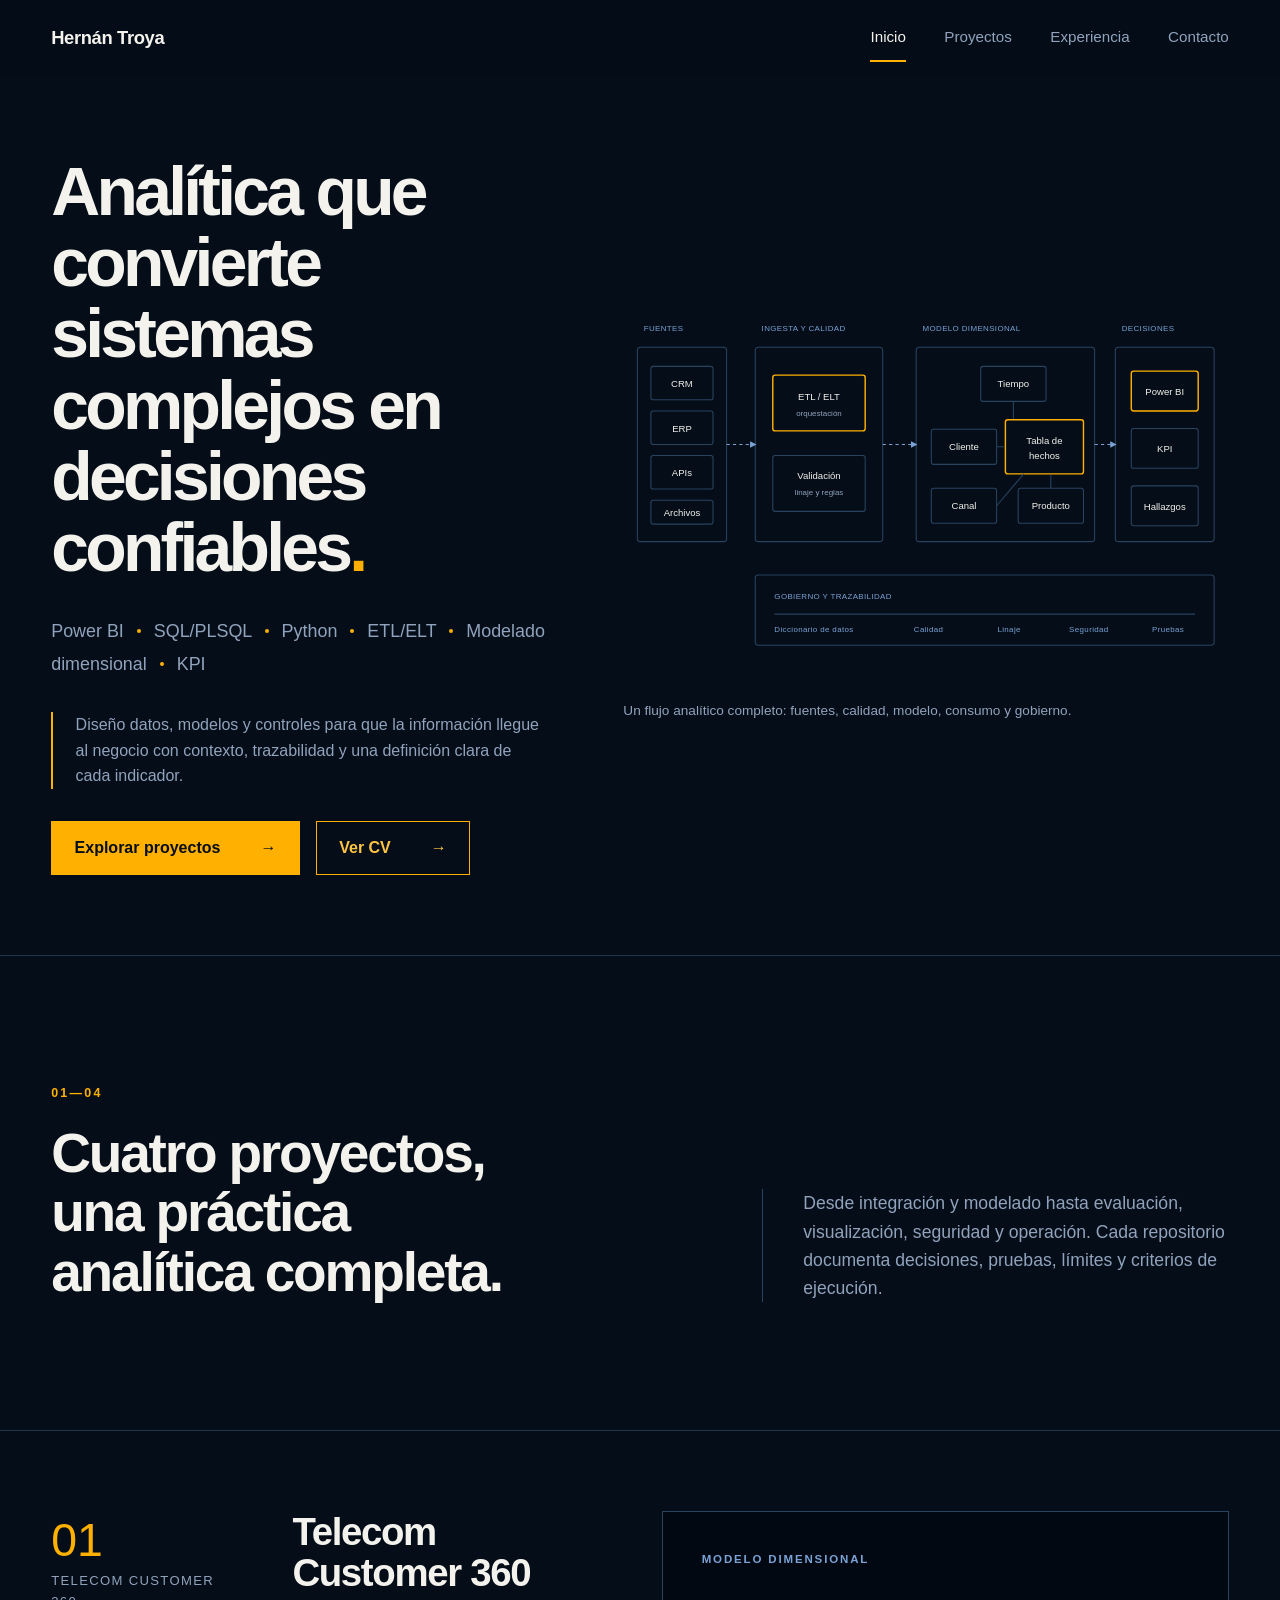
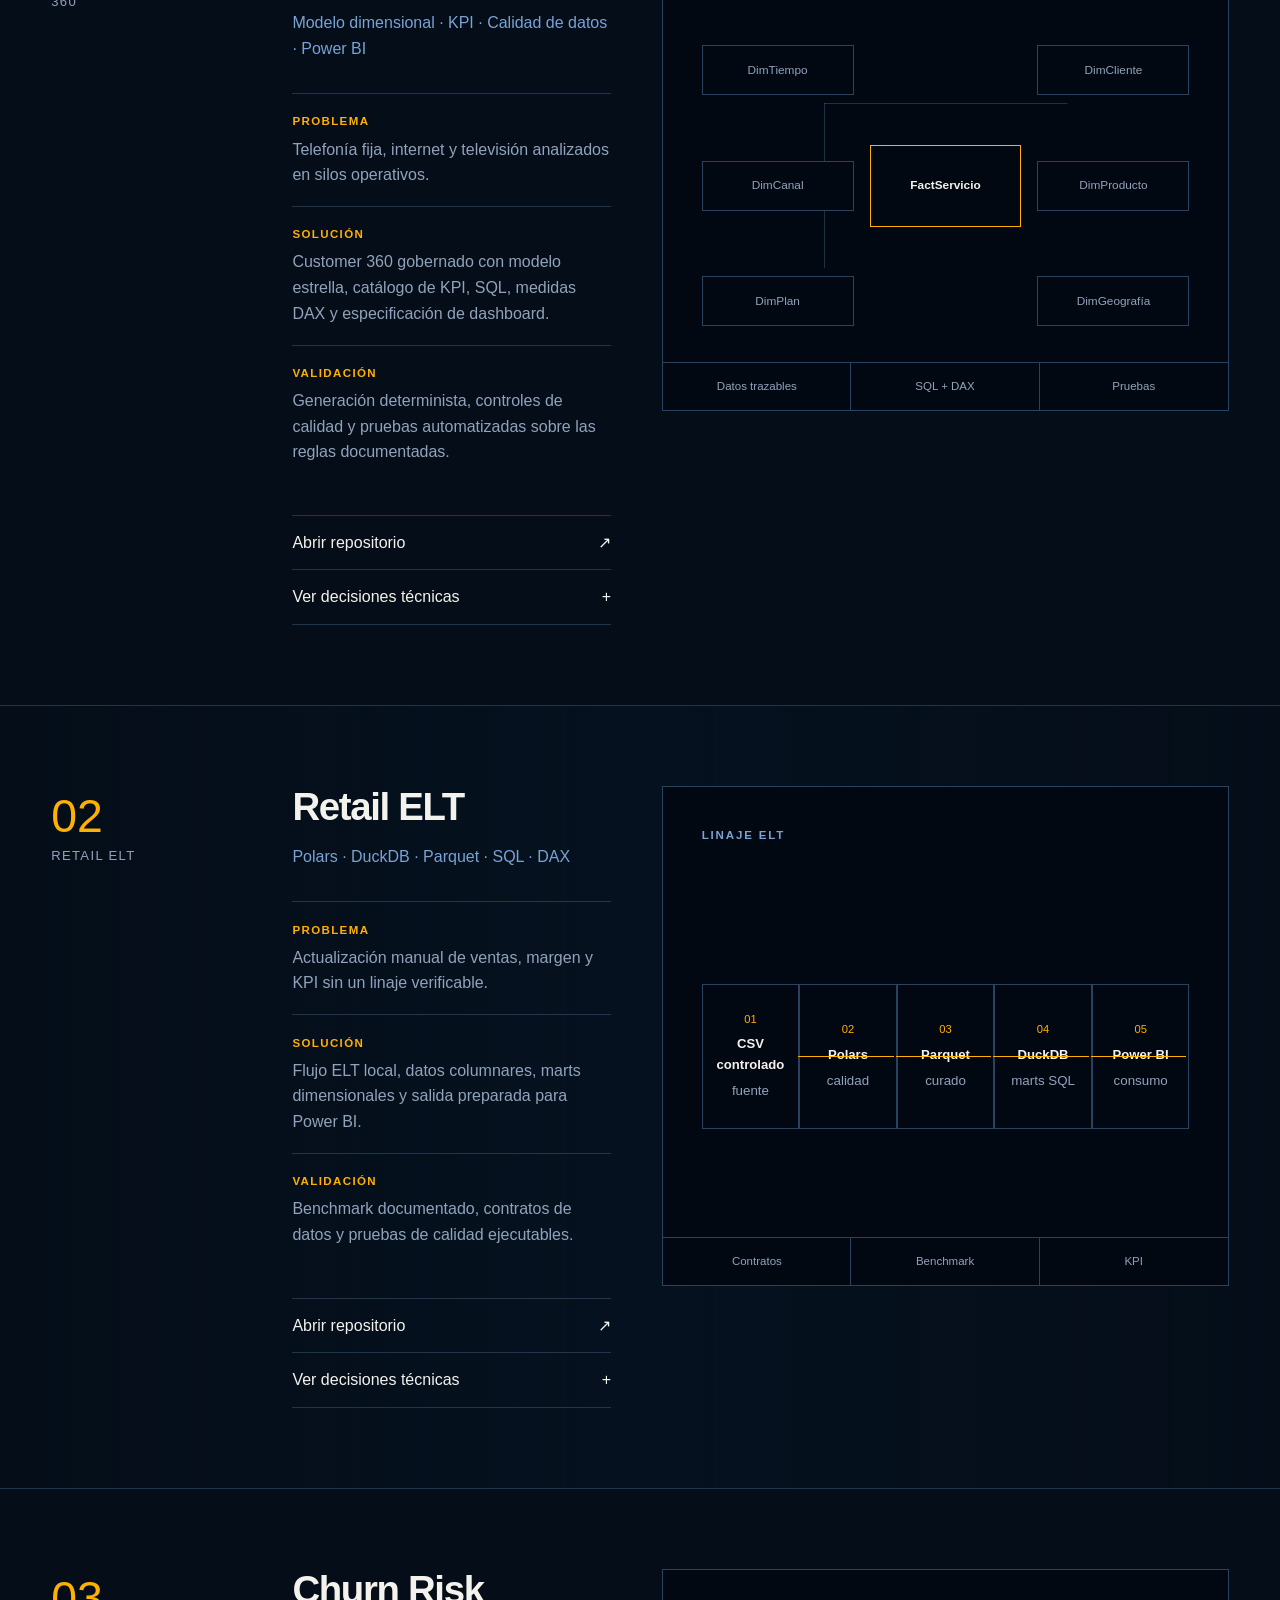
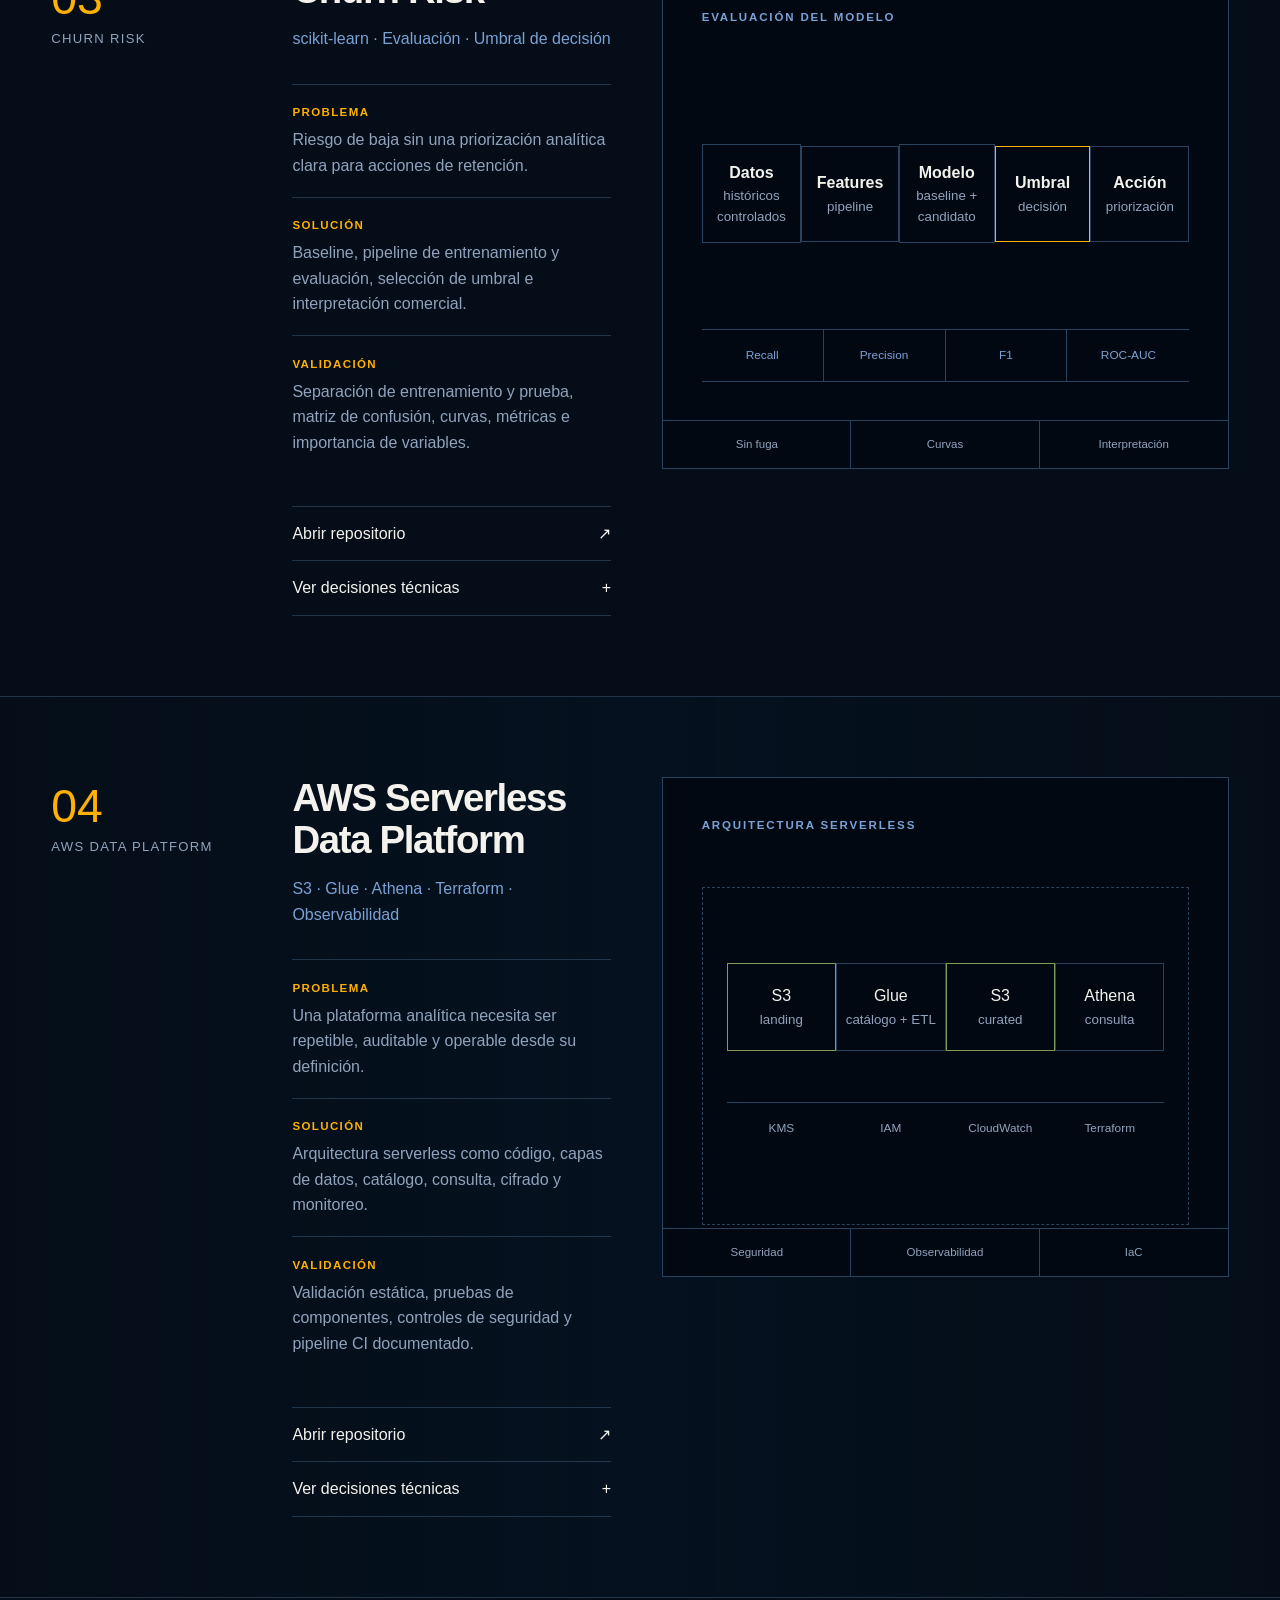
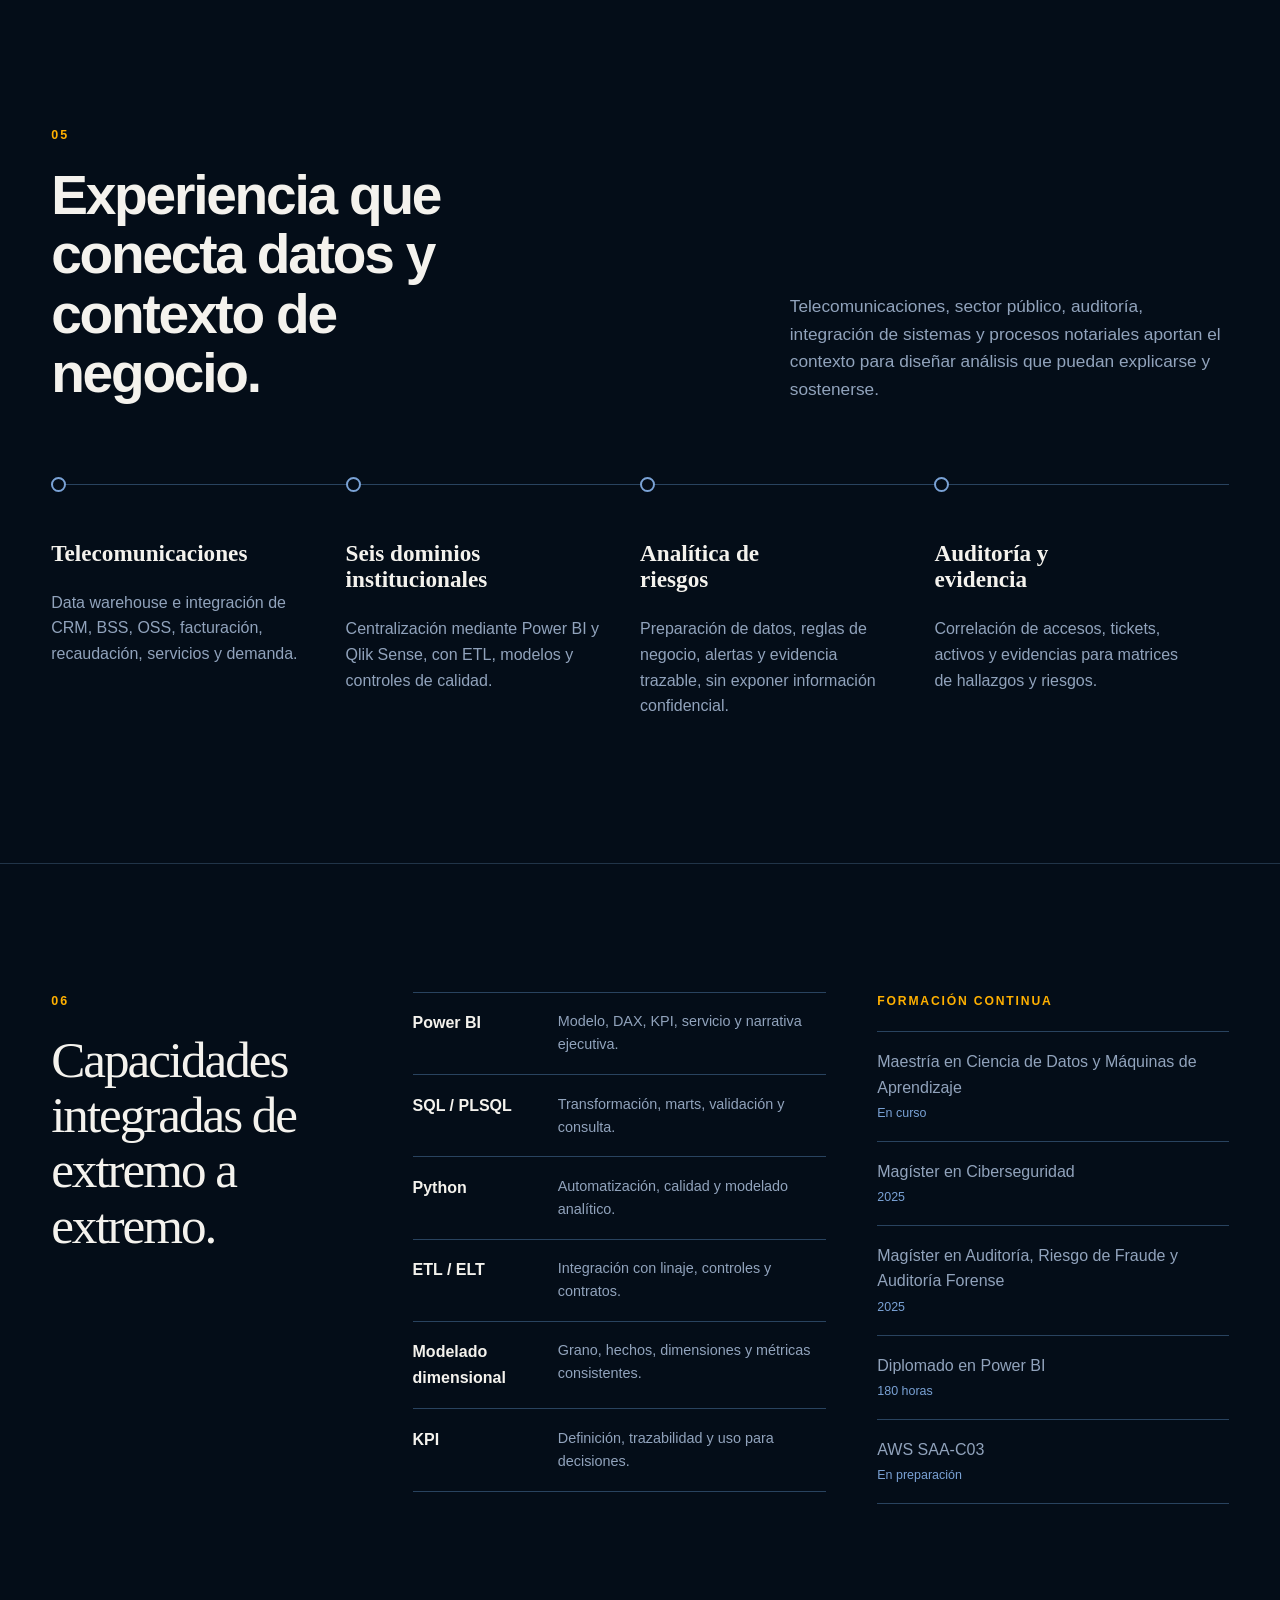
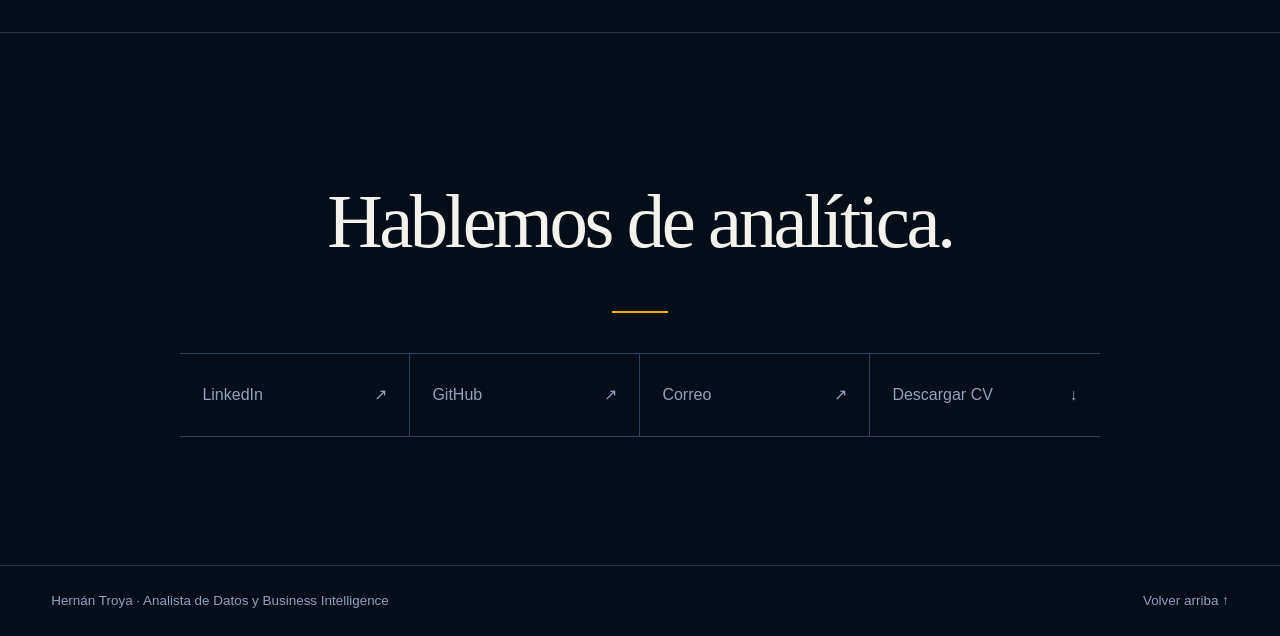
<file: portfolio-site/index.html>
<!doctype html>
<html lang="es">
  <head>
    <meta charset="utf-8" />
    <meta name="viewport" content="width=device-width, initial-scale=1" />
    <meta
      name="description"
      content="Portafolio de Hernán Troya, Analista de Datos y Business Intelligence especializado en Power BI, SQL, ETL/ELT, modelado dimensional y KPI."
    />
    <meta property="og:type" content="website" />
    <meta property="og:locale" content="es_EC" />
    <meta property="og:site_name" content="Hernán Troya | Datos y BI" />
    <meta property="og:title" content="Soluciones de Datos y BI | Arquitectura, Analítica y Automatización" />
    <meta property="og:description" content="Customer 360, integración comercial, riesgo de abandono y analítica serverless en AWS, con arquitectura, código, pruebas y documentación." />
    <meta property="og:url" content="https://htroya.github.io/telecom-customer-360/" />
    <meta property="og:image" content="https://htroya.github.io/telecom-customer-360/portfolio-architecture-preview.png?v=20260804d" />
    <meta property="og:image:secure_url" content="https://htroya.github.io/telecom-customer-360/portfolio-architecture-preview.png?v=20260804d" />
    <meta property="og:image:type" content="image/png" />
    <meta property="og:image:width" content="1200" />
    <meta property="og:image:height" content="627" />
    <meta property="og:image:alt" content="Arquitectura analítica del portafolio de datos y BI de Hernán Troya" />
    <meta name="twitter:card" content="summary_large_image" />
    <meta name="twitter:title" content="Soluciones de Datos y BI | Hernán Troya" />
    <meta name="twitter:description" content="Customer 360, integración comercial, riesgo de abandono y analítica serverless en AWS." />
    <meta name="twitter:image" content="https://htroya.github.io/telecom-customer-360/portfolio-architecture-preview.png?v=20260804d" />
    <link rel="canonical" href="https://htroya.github.io/telecom-customer-360/" />
    <title>Hernán Troya | Analista de Datos y Business Intelligence</title>
    <link rel="stylesheet" href="styles.css?v=20260804b" />
    <script src="app.js?v=20260804d" defer></script>
  </head>
  <body>
    <a class="skip-link" href="#contenido">Saltar al contenido</a>

    <header class="site-header" data-header>
      <a class="brand" href="#inicio" aria-label="Hernán Troya, inicio">Hernán Troya</a>
      <button class="nav-toggle" type="button" aria-expanded="false" aria-controls="primary-nav">
        <span class="sr-only">Abrir navegación</span>
        <span></span><span></span>
      </button>
      <nav id="primary-nav" class="primary-nav" aria-label="Navegación principal">
        <a href="#inicio">Inicio</a>
        <a href="#proyectos">Proyectos</a>
        <a href="#experiencia">Experiencia</a>
        <a href="#contacto">Contacto</a>
      </nav>
    </header>

    <main id="contenido">
      <section id="inicio" class="hero section-shell" aria-labelledby="hero-title">
        <div class="hero-copy reveal">
          <h1 id="hero-title">Analítica que convierte sistemas complejos en decisiones confiables<span>.</span></h1>
          <p class="hero-stack">Power BI <i></i> SQL/PLSQL <i></i> Python <i></i> ETL/ELT <i></i> Modelado dimensional <i></i> KPI</p>
          <p class="hero-summary">
            Diseño datos, modelos y controles para que la información llegue al negocio con contexto,
            trazabilidad y una definición clara de cada indicador.
          </p>
          <div class="hero-actions">
            <a class="button button-primary" href="#proyectos">Explorar proyectos <span aria-hidden="true">→</span></a>
            <a class="button button-secondary" href="cv.html">Ver CV <span aria-hidden="true">→</span></a>
          </div>
        </div>

        <figure class="hero-architecture reveal" aria-labelledby="architecture-caption">
          <svg viewBox="0 0 760 470" role="img" aria-labelledby="hero-diagram-title hero-diagram-desc">
            <title id="hero-diagram-title">Arquitectura analítica de extremo a extremo</title>
            <desc id="hero-diagram-desc">Fuentes de datos fluyen por ingesta y controles hacia un modelo dimensional y productos analíticos.</desc>
            <defs>
              <marker id="arrow" viewBox="0 0 10 10" refX="8" refY="5" markerWidth="6" markerHeight="6" orient="auto-start-reverse">
                <path d="M 0 0 L 10 5 L 0 10 z" class="arrow-head" />
              </marker>
            </defs>
            <g class="diagram-stage">
              <text x="26" y="28">FUENTES</text>
              <rect x="18" y="48" width="112" height="244" rx="4" />
              <g class="diagram-node"><rect x="35" y="72" width="78" height="42" rx="3" /><text x="74" y="98">CRM</text></g>
              <g class="diagram-node"><rect x="35" y="128" width="78" height="42" rx="3" /><text x="74" y="154">ERP</text></g>
              <g class="diagram-node"><rect x="35" y="184" width="78" height="42" rx="3" /><text x="74" y="210">APIs</text></g>
              <g class="diagram-node"><rect x="35" y="240" width="78" height="30" rx="3" /><text x="74" y="260">Archivos</text></g>
            </g>
            <g class="diagram-stage">
              <text x="174" y="28">INGESTA Y CALIDAD</text>
              <rect x="166" y="48" width="160" height="244" rx="4" />
              <g class="diagram-node active"><rect x="188" y="83" width="116" height="70" rx="3" /><text x="246" y="114">ETL / ELT</text><text class="sub" x="246" y="134">orquestación</text></g>
              <g class="diagram-node"><rect x="188" y="184" width="116" height="70" rx="3" /><text x="246" y="214">Validación</text><text class="sub" x="246" y="234">linaje y reglas</text></g>
            </g>
            <g class="diagram-stage">
              <text x="376" y="28">MODELO DIMENSIONAL</text>
              <rect x="368" y="48" width="224" height="244" rx="4" />
              <g class="diagram-node"><rect x="449" y="72" width="82" height="44" rx="3" /><text x="490" y="98">Tiempo</text></g>
              <g class="diagram-node"><rect x="387" y="151" width="82" height="44" rx="3" /><text x="428" y="177">Cliente</text></g>
              <g class="diagram-node active"><rect x="480" y="139" width="98" height="68" rx="3" /><text x="529" y="169">Tabla de</text><text x="529" y="188">hechos</text></g>
              <g class="diagram-node"><rect x="387" y="225" width="82" height="44" rx="3" /><text x="428" y="251">Canal</text></g>
              <g class="diagram-node"><rect x="496" y="225" width="82" height="44" rx="3" /><text x="537" y="251">Producto</text></g>
              <path d="M490 116V138 M469 173H479 M469 247L503 207 M537 225V208" />
            </g>
            <g class="diagram-stage">
              <text x="626" y="28">DECISIONES</text>
              <rect x="618" y="48" width="124" height="244" rx="4" />
              <g class="diagram-node active"><rect x="638" y="78" width="84" height="50" rx="3" /><text x="680" y="108">Power BI</text></g>
              <g class="diagram-node"><rect x="638" y="150" width="84" height="50" rx="3" /><text x="680" y="180">KPI</text></g>
              <g class="diagram-node"><rect x="638" y="222" width="84" height="50" rx="3" /><text x="680" y="252">Hallazgos</text></g>
            </g>
            <g class="diagram-flow">
              <path d="M130 170H166" marker-end="url(#arrow)" />
              <path d="M326 170H368" marker-end="url(#arrow)" />
              <path d="M592 170H618" marker-end="url(#arrow)" />
            </g>
            <g class="governance">
              <rect x="166" y="334" width="576" height="88" rx="4" />
              <text x="190" y="364">GOBIERNO Y TRAZABILIDAD</text>
              <path d="M190 383H718" />
              <text class="sub" x="190" y="405">Diccionario de datos</text>
              <text class="sub" x="365" y="405">Calidad</text>
              <text class="sub" x="470" y="405">Linaje</text>
              <text class="sub" x="560" y="405">Seguridad</text>
              <text class="sub" x="664" y="405">Pruebas</text>
            </g>
          </svg>
          <figcaption id="architecture-caption">Un flujo analítico completo: fuentes, calidad, modelo, consumo y gobierno.</figcaption>
        </figure>
      </section>

      <section class="project-intro section-shell" aria-labelledby="projects-title">
        <div>
          <span class="section-number" aria-hidden="true">01—04</span>
          <h2 id="projects-title">Cuatro proyectos, una práctica analítica completa.</h2>
        </div>
        <p>Desde integración y modelado hasta evaluación, visualización, seguridad y operación. Cada repositorio documenta decisiones, pruebas, límites y criterios de ejecución.</p>
      </section>

      <section id="proyectos" class="projects" aria-label="Proyectos destacados">
        <article id="telecom" class="project project-telecom" data-project>
          <div class="project-index"><span>01</span><span>Telecom Customer 360</span></div>
          <div class="project-copy">
            <h3>Telecom Customer 360</h3>
            <p class="project-tech">Modelo dimensional · KPI · Calidad de datos · Power BI</p>
            <dl>
              <div><dt>Problema</dt><dd>Telefonía fija, internet y televisión analizados en silos operativos.</dd></div>
              <div><dt>Solución</dt><dd>Customer 360 gobernado con modelo estrella, catálogo de KPI, SQL, medidas DAX y especificación de dashboard.</dd></div>
              <div><dt>Validación</dt><dd>Generación determinista, controles de calidad y pruebas automatizadas sobre las reglas documentadas.</dd></div>
            </dl>
            <div class="project-links">
              <a href="https://github.com/htroya/telecom-customer-360">Abrir repositorio <span aria-hidden="true">↗</span></a>
              <button type="button" data-detail-toggle aria-expanded="false">Ver decisiones técnicas <span aria-hidden="true">+</span></button>
            </div>
            <div class="technical-detail" hidden>
              <p>Grano declarado, dimensiones conformadas, reglas de calidad, trazabilidad del KPI y separación entre datos de referencia y experiencia sectorial.</p>
            </div>
          </div>
          <figure class="project-visual star-visual" aria-label="Modelo estrella de Telecom Customer 360">
            <div class="visual-label">MODELO DIMENSIONAL</div>
            <div class="star-grid">
              <span class="node">DimTiempo</span><span></span><span class="node">DimCliente</span>
              <span class="node">DimCanal</span><strong class="node fact">FactServicio</strong><span class="node">DimProducto</span>
              <span class="node">DimPlan</span><span></span><span class="node">DimGeografía</span>
            </div>
            <div class="visual-footer"><span>Datos trazables</span><span>SQL + DAX</span><span>Pruebas</span></div>
          </figure>
        </article>

        <article id="retail" class="project project-retail" data-project>
          <div class="project-index"><span>02</span><span>Retail ELT</span></div>
          <div class="project-copy">
            <h3>Retail ELT</h3>
            <p class="project-tech">Polars · DuckDB · Parquet · SQL · DAX</p>
            <dl>
              <div><dt>Problema</dt><dd>Actualización manual de ventas, margen y KPI sin un linaje verificable.</dd></div>
              <div><dt>Solución</dt><dd>Flujo ELT local, datos columnares, marts dimensionales y salida preparada para Power BI.</dd></div>
              <div><dt>Validación</dt><dd>Benchmark documentado, contratos de datos y pruebas de calidad ejecutables.</dd></div>
            </dl>
            <div class="project-links">
              <a href="https://github.com/htroya/retail-elt-polars-duckdb">Abrir repositorio <span aria-hidden="true">↗</span></a>
              <button type="button" data-detail-toggle aria-expanded="false">Ver decisiones técnicas <span aria-hidden="true">+</span></button>
            </div>
            <div class="technical-detail" hidden><p>Capas raw, curated y marts; formatos columnares; consultas de negocio; conjunto de consumo; catálogo de KPI y benchmark con contexto técnico.</p></div>
          </div>
          <figure class="project-visual pipeline-visual" aria-label="Linaje del proyecto Retail ELT">
            <div class="visual-label">LINAJE ELT</div>
            <ol class="pipeline">
              <li><span>01</span><strong>CSV controlado</strong><small>fuente</small></li>
              <li><span>02</span><strong>Polars</strong><small>calidad</small></li>
              <li><span>03</span><strong>Parquet</strong><small>curado</small></li>
              <li><span>04</span><strong>DuckDB</strong><small>marts SQL</small></li>
              <li><span>05</span><strong>Power BI</strong><small>consumo</small></li>
            </ol>
            <div class="visual-footer"><span>Contratos</span><span>Benchmark</span><span>KPI</span></div>
          </figure>
        </article>

        <article id="churn" class="project project-churn" data-project>
          <div class="project-index"><span>03</span><span>Churn Risk</span></div>
          <div class="project-copy">
            <h3>Churn Risk</h3>
            <p class="project-tech">scikit-learn · Evaluación · Umbral de decisión</p>
            <dl>
              <div><dt>Problema</dt><dd>Riesgo de baja sin una priorización analítica clara para acciones de retención.</dd></div>
              <div><dt>Solución</dt><dd>Baseline, pipeline de entrenamiento y evaluación, selección de umbral e interpretación comercial.</dd></div>
              <div><dt>Validación</dt><dd>Separación de entrenamiento y prueba, matriz de confusión, curvas, métricas e importancia de variables.</dd></div>
            </dl>
            <div class="project-links">
              <a href="https://github.com/htroya/churn-risk-scikit-learn">Abrir repositorio <span aria-hidden="true">↗</span></a>
              <button type="button" data-detail-toggle aria-expanded="false">Ver decisiones técnicas <span aria-hidden="true">+</span></button>
            </div>
            <div class="technical-detail" hidden><p>El umbral se trata como una decisión de negocio: hace explícito el equilibrio entre detectar clientes en riesgo y concentrar el esfuerzo de retención.</p></div>
          </div>
          <figure class="project-visual model-visual" aria-label="Flujo de evaluación de Churn Risk">
            <div class="visual-label">EVALUACIÓN DEL MODELO</div>
            <div class="model-flow">
              <div><span>Datos</span><small>históricos controlados</small></div><i></i>
              <div><span>Features</span><small>pipeline</small></div><i></i>
              <div><span>Modelo</span><small>baseline + candidato</small></div><i></i>
              <div class="active"><span>Umbral</span><small>decisión</small></div><i></i>
              <div><span>Acción</span><small>priorización</small></div>
            </div>
            <div class="metric-axis" aria-label="Métricas evaluadas"><span>Recall</span><span>Precision</span><span>F1</span><span>ROC-AUC</span></div>
            <div class="visual-footer"><span>Sin fuga</span><span>Curvas</span><span>Interpretación</span></div>
          </figure>
        </article>

        <article id="aws" class="project project-aws" data-project>
          <div class="project-index"><span>04</span><span>AWS Data Platform</span></div>
          <div class="project-copy">
            <h3>AWS Serverless Data Platform</h3>
            <p class="project-tech">S3 · Glue · Athena · Terraform · Observabilidad</p>
            <dl>
              <div><dt>Problema</dt><dd>Una plataforma analítica necesita ser repetible, auditable y operable desde su definición.</dd></div>
              <div><dt>Solución</dt><dd>Arquitectura serverless como código, capas de datos, catálogo, consulta, cifrado y monitoreo.</dd></div>
              <div><dt>Validación</dt><dd>Validación estática, pruebas de componentes, controles de seguridad y pipeline CI documentado.</dd></div>
            </dl>
            <div class="project-links">
              <a href="https://github.com/htroya/aws-serverless-data-platform">Abrir repositorio <span aria-hidden="true">↗</span></a>
              <button type="button" data-detail-toggle aria-expanded="false">Ver decisiones técnicas <span aria-hidden="true">+</span></button>
            </div>
            <div class="technical-detail" hidden><p>Separación por capas, cifrado con KMS, mínimo privilegio, retención y observabilidad como decisiones de arquitectura; despliegue real sujeto a cuenta y costos AWS.</p></div>
          </div>
          <figure class="project-visual cloud-visual" aria-label="Arquitectura de AWS Serverless Data Platform">
            <div class="visual-label">ARQUITECTURA SERVERLESS</div>
            <div class="cloud-boundary">
              <div class="cloud-flow">
                <span>S3<br /><small>landing</small></span><i></i><span>Glue<br /><small>catálogo + ETL</small></span><i></i><span>S3<br /><small>curated</small></span><i></i><span>Athena<br /><small>consulta</small></span>
              </div>
              <div class="cloud-controls"><span>KMS</span><span>IAM</span><span>CloudWatch</span><span>Terraform</span></div>
            </div>
            <div class="visual-footer"><span>Seguridad</span><span>Observabilidad</span><span>IaC</span></div>
          </figure>
        </article>
      </section>

      <section id="experiencia" class="experience section-shell" aria-labelledby="experience-title">
        <header class="section-heading reveal">
          <span class="section-number" aria-hidden="true">05</span>
          <h2 id="experience-title">Experiencia que conecta datos y contexto de negocio.</h2>
          <p>Telecomunicaciones, sector público, auditoría, integración de sistemas y procesos notariales aportan el contexto para diseñar análisis que puedan explicarse y sostenerse.</p>
        </header>
        <div class="experience-rail" role="list">
          <article role="listitem"><span class="rail-dot"></span><h3>Telecomunicaciones</h3><p>Data warehouse e integración de CRM, BSS, OSS, facturación, recaudación, servicios y demanda.</p></article>
          <article role="listitem"><span class="rail-dot"></span><h3>Seis dominios institucionales</h3><p>Centralización mediante Power BI y Qlik Sense, con ETL, modelos y controles de calidad.</p></article>
          <article role="listitem"><span class="rail-dot"></span><h3>Analítica de riesgos</h3><p>Preparación de datos, reglas de negocio, alertas y evidencia trazable, sin exponer información confidencial.</p></article>
          <article role="listitem"><span class="rail-dot"></span><h3>Auditoría y evidencia</h3><p>Correlación de accesos, tickets, activos y evidencias para matrices de hallazgos y riesgos.</p></article>
        </div>
      </section>

      <section class="capabilities section-shell" aria-labelledby="capabilities-title">
        <div class="capabilities-copy">
          <span class="section-number" aria-hidden="true">06</span>
          <h2 id="capabilities-title">Capacidades integradas de extremo a extremo.</h2>
        </div>
        <div class="capability-list">
          <div><strong>Power BI</strong><span>Modelo, DAX, KPI, servicio y narrativa ejecutiva.</span></div>
          <div><strong>SQL / PLSQL</strong><span>Transformación, marts, validación y consulta.</span></div>
          <div><strong>Python</strong><span>Automatización, calidad y modelado analítico.</span></div>
          <div><strong>ETL / ELT</strong><span>Integración con linaje, controles y contratos.</span></div>
          <div><strong>Modelado dimensional</strong><span>Grano, hechos, dimensiones y métricas consistentes.</span></div>
          <div><strong>KPI</strong><span>Definición, trazabilidad y uso para decisiones.</span></div>
        </div>
        <aside class="education" aria-labelledby="education-title">
          <h3 id="education-title">Formación continua</h3>
          <ul>
            <li>Maestría en Ciencia de Datos y Máquinas de Aprendizaje <span>En curso</span></li>
            <li>Magíster en Ciberseguridad <span>2025</span></li>
            <li>Magíster en Auditoría, Riesgo de Fraude y Auditoría Forense <span>2025</span></li>
            <li>Diplomado en Power BI <span>180 horas</span></li>
            <li>AWS SAA-C03 <span>En preparación</span></li>
          </ul>
        </aside>
      </section>

      <section id="contacto" class="contact section-shell" aria-labelledby="contact-title">
        <h2 id="contact-title">Hablemos de analítica.</h2>
        <div class="contact-links">
          <a href="https://www.linkedin.com/in/hernan-t-210436142/">LinkedIn <span aria-hidden="true">↗</span></a>
          <a href="https://github.com/htroya">GitHub <span aria-hidden="true">↗</span></a>
          <a href="mailto:Hernan.troya@yahoo.com">Correo <span aria-hidden="true">↗</span></a>
          <a href="CV_Hernan_Troya_Analista_Datos_ATS_2026.pdf">Descargar CV <span aria-hidden="true">↓</span></a>
        </div>
      </section>
    </main>

    <footer class="site-footer">
      <p>Hernán Troya · Analista de Datos y Business Intelligence</p>
      <a href="#inicio">Volver arriba <span aria-hidden="true">↑</span></a>
    </footer>
  </body>
</html>
</file>
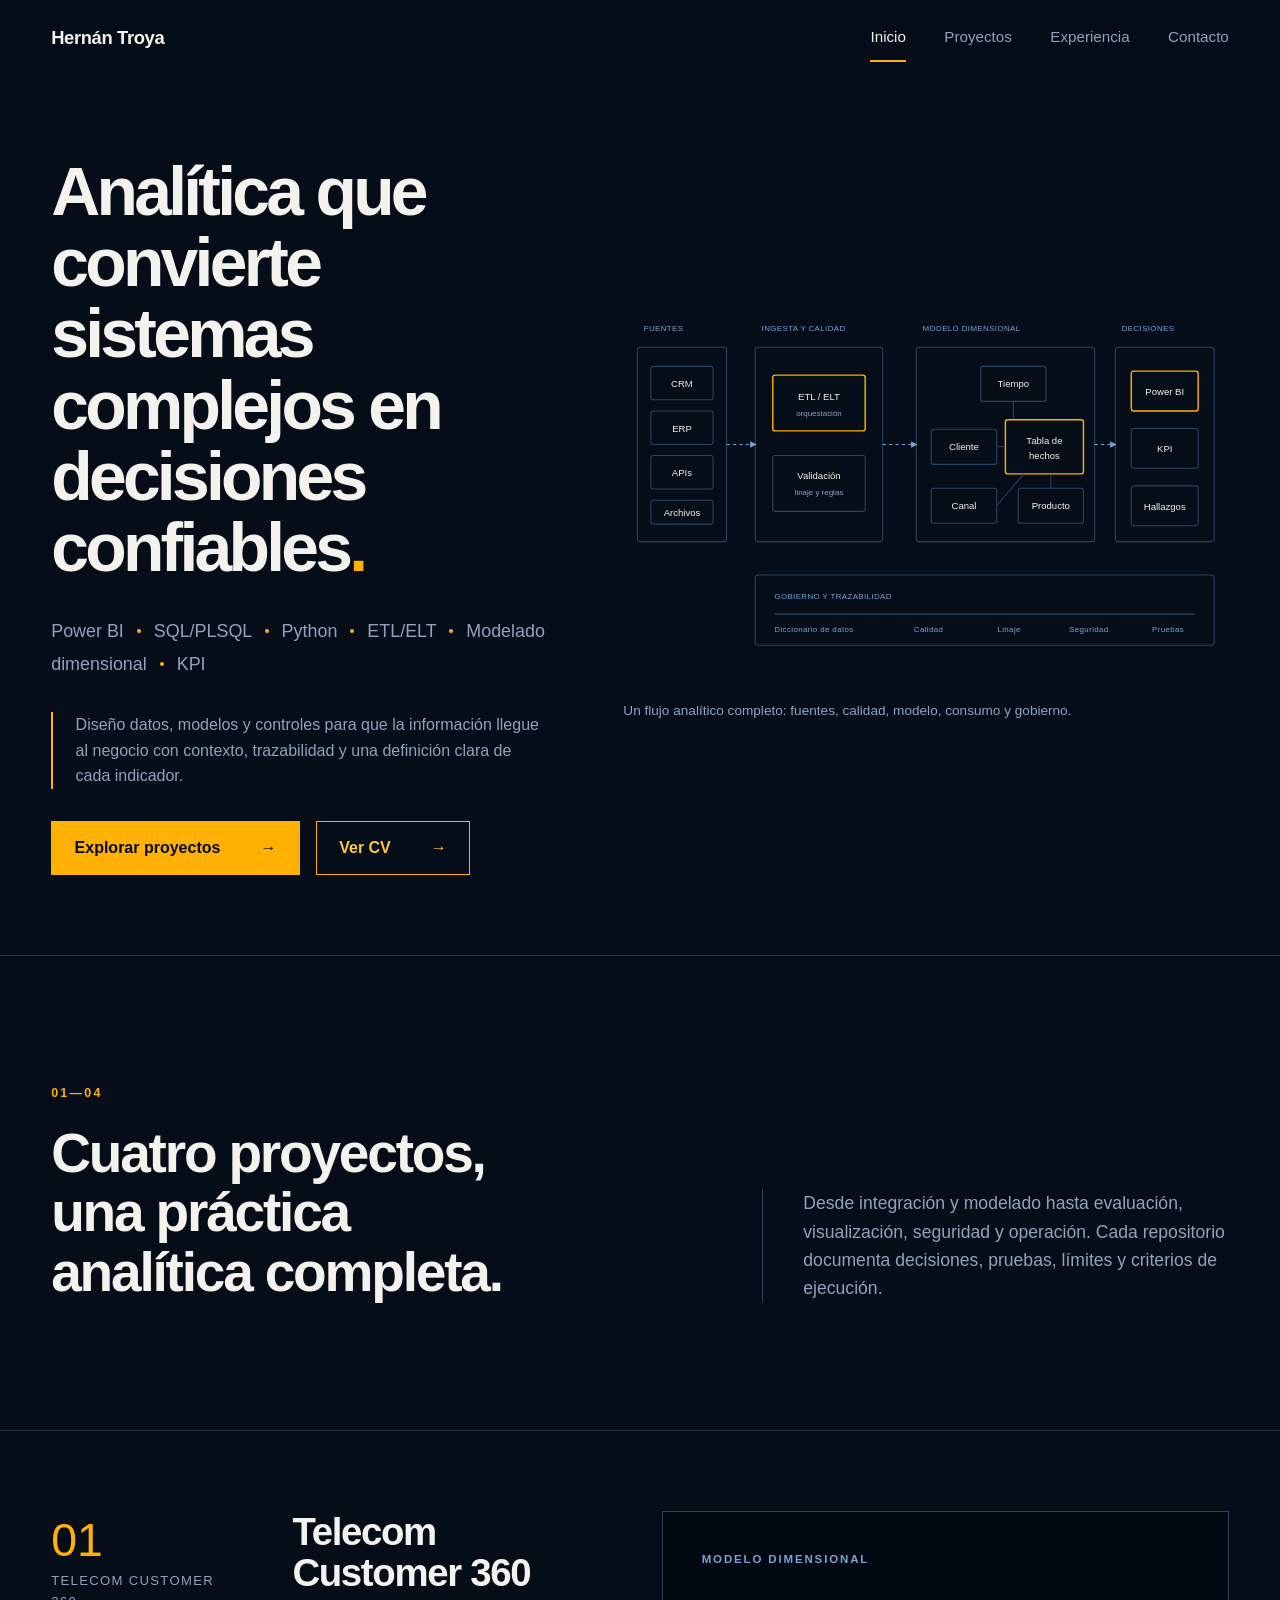
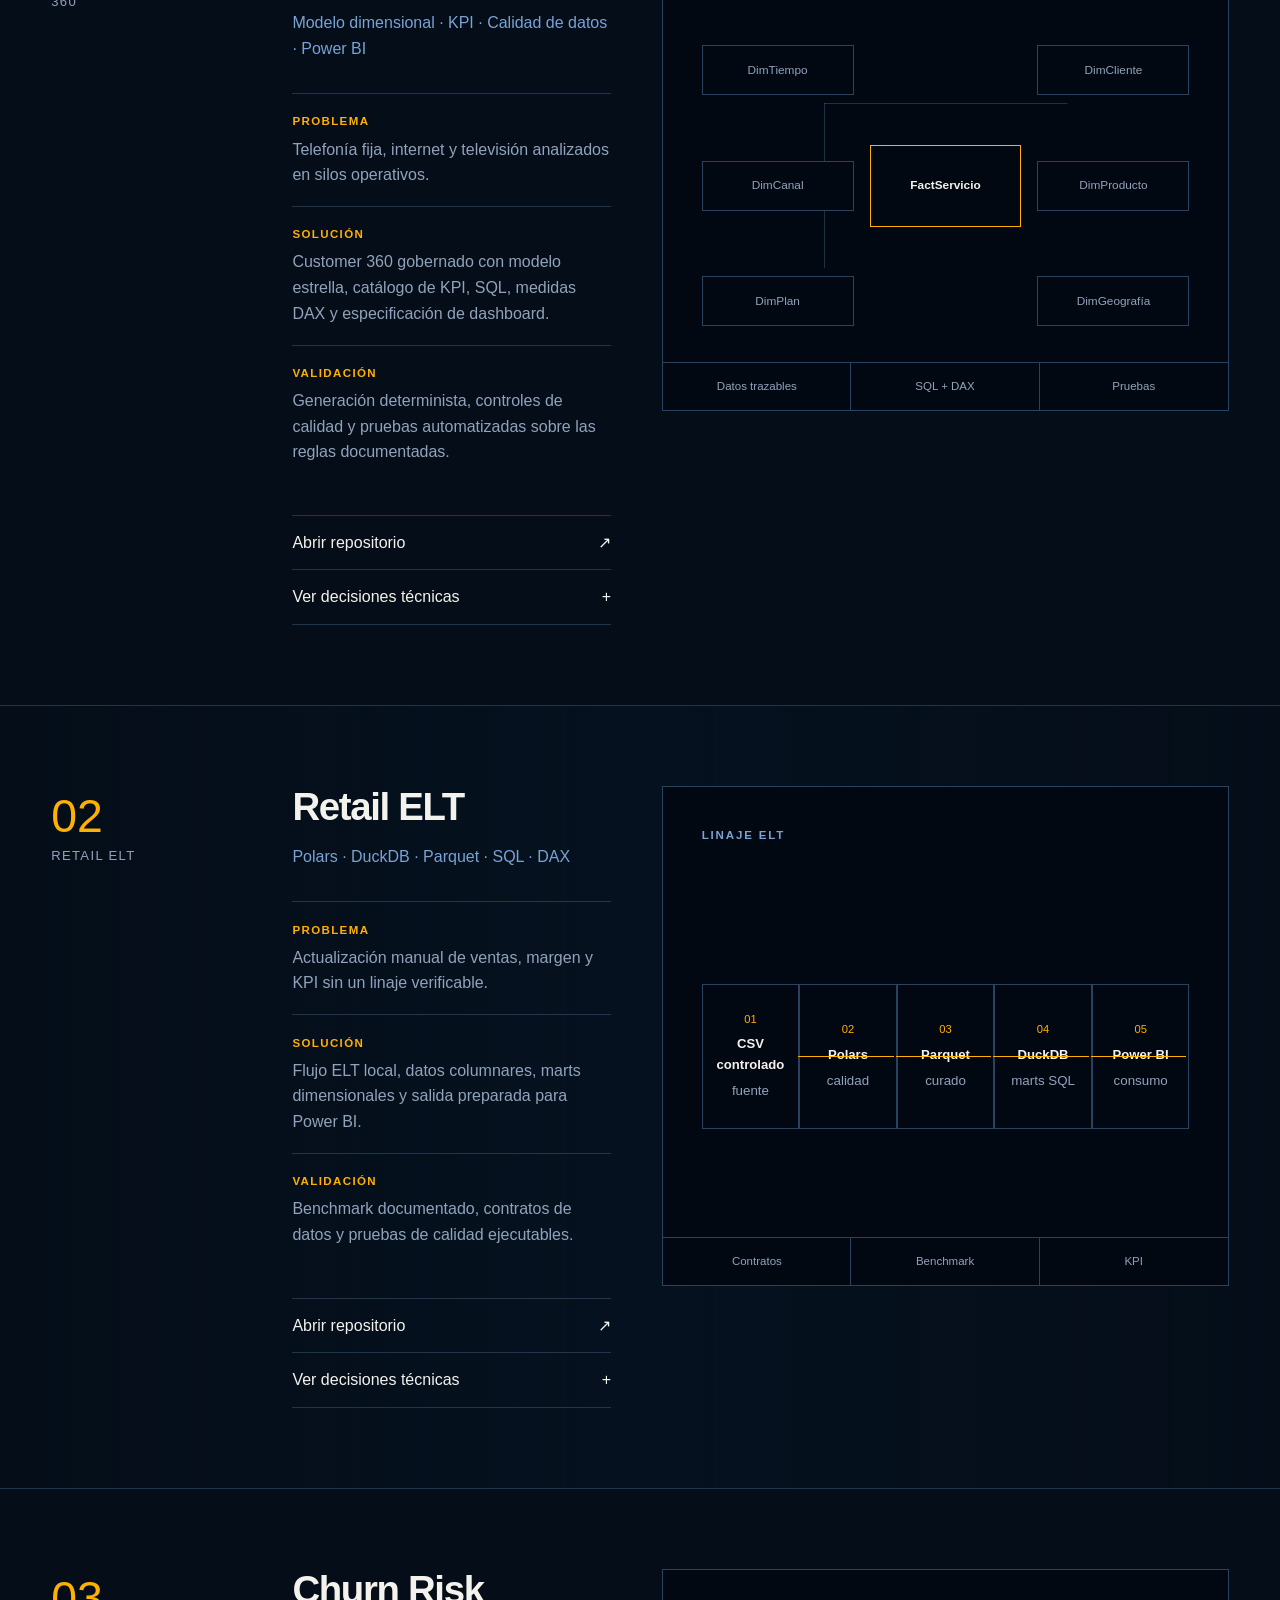
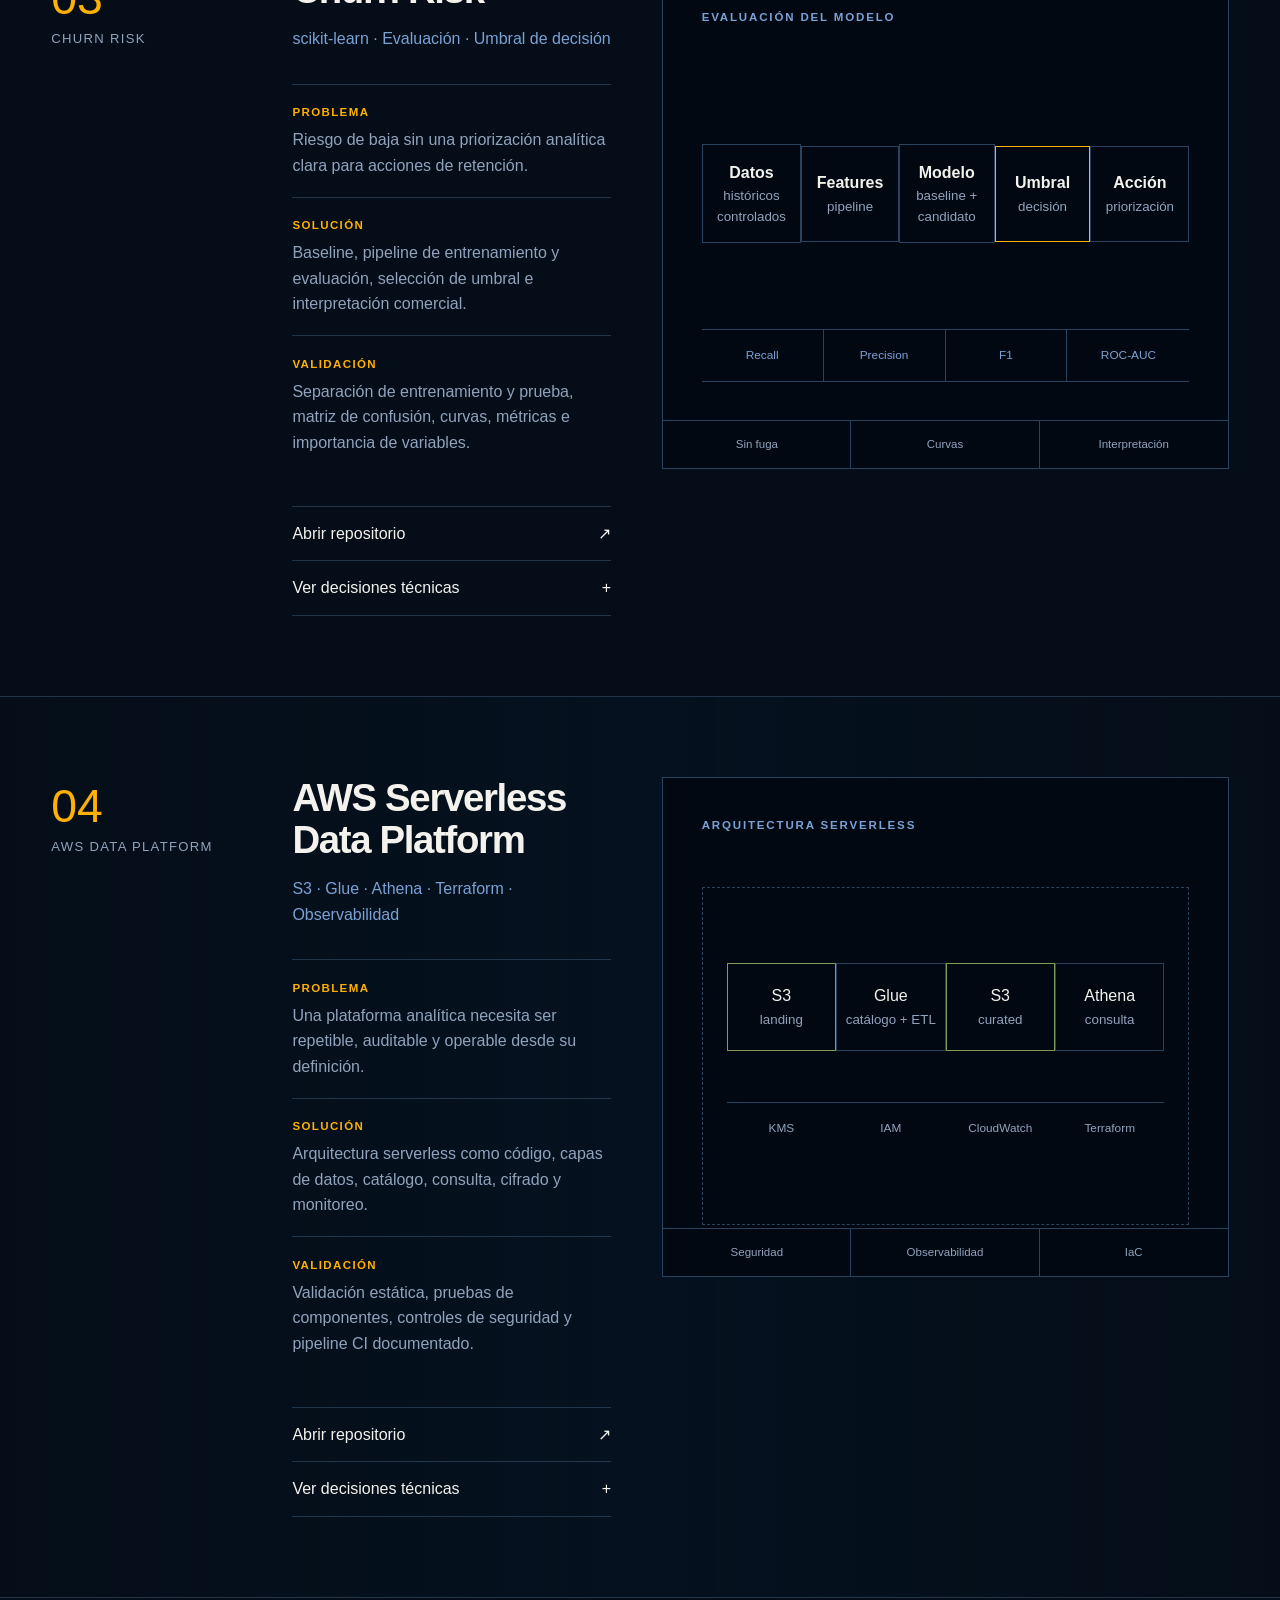
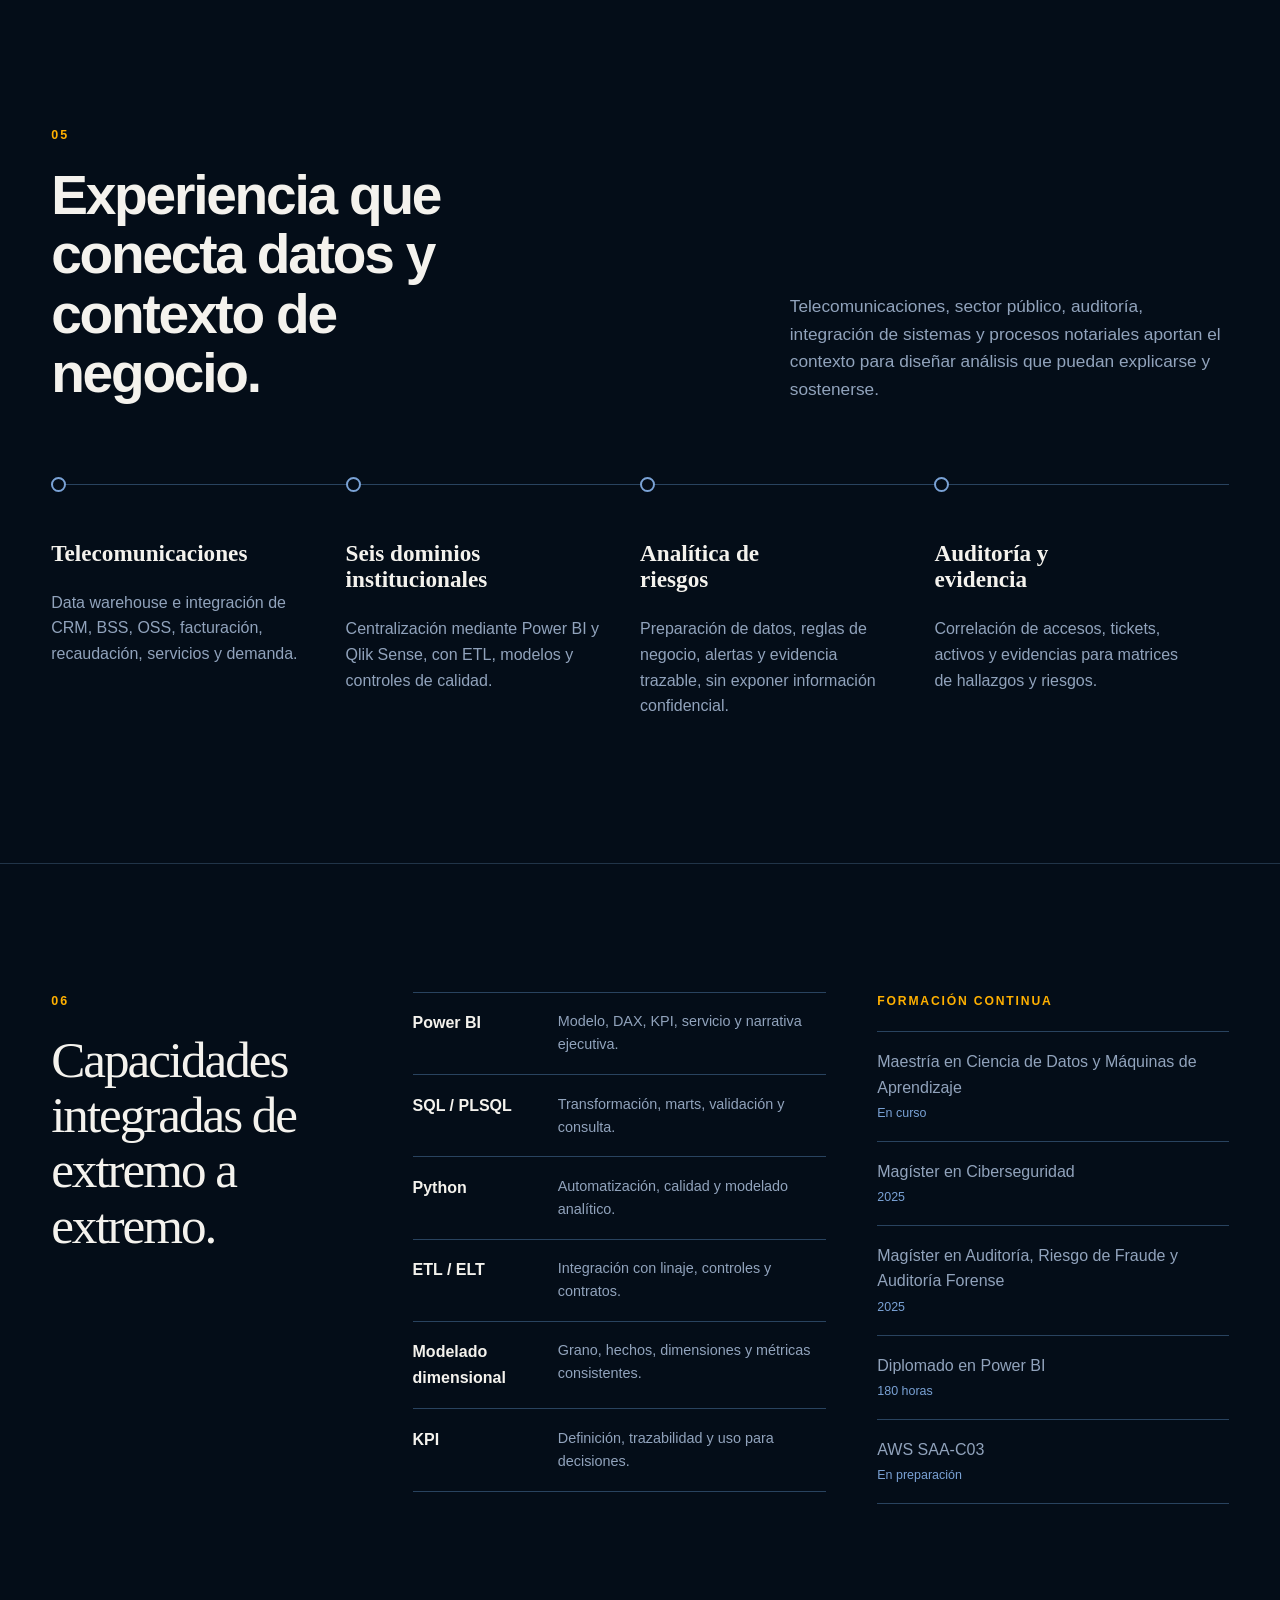
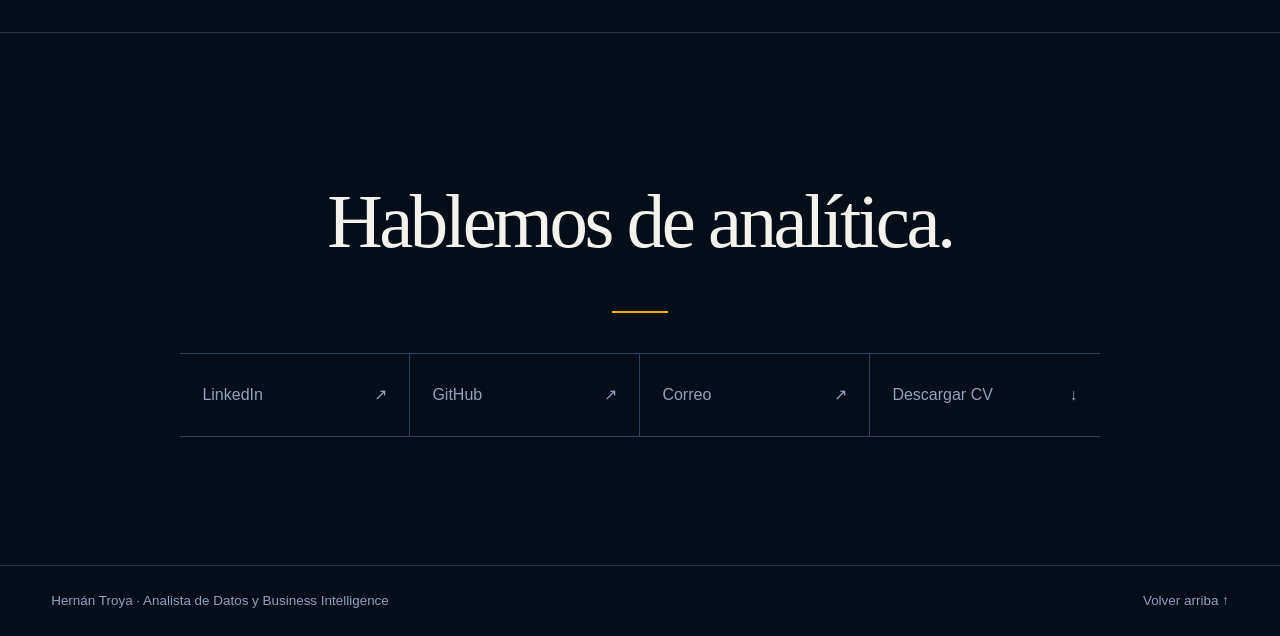
<file: portfolio-site/arquitectura-datos-bi.html>
<!doctype html>
<html lang="es">
<head>
  <meta charset="utf-8" />
  <meta name="viewport" content="width=device-width, initial-scale=1" />
  <title>Arquitectura de Datos y BI | Hernán Troya</title>
  <meta name="description" content="Customer 360, integración comercial, evaluación del riesgo de abandono y analítica serverless en AWS, con arquitectura, código, pruebas y documentación." />
  <meta name="author" content="Hernán Troya" />
  <meta name="robots" content="index,follow" />
  <link rel="canonical" href="https://htroya.github.io/telecom-customer-360/arquitectura-datos-bi.html" />

  <meta property="og:type" content="website" />
  <meta property="og:locale" content="es_EC" />
  <meta property="og:site_name" content="Hernán Troya | Datos y BI" />
  <meta property="og:url" content="https://htroya.github.io/telecom-customer-360/arquitectura-datos-bi.html" />
  <meta property="og:title" content="Arquitectura de Datos y BI | Hernán Troya" />
  <meta property="og:description" content="Customer 360, integración comercial, evaluación del riesgo de abandono y analítica serverless en AWS, con arquitectura, código, pruebas y documentación." />
  <meta property="og:image" content="https://htroya.github.io/telecom-customer-360/portfolio-architecture-linkedin-20260804.png" />
  <meta property="og:image:secure_url" content="https://htroya.github.io/telecom-customer-360/portfolio-architecture-linkedin-20260804.png" />
  <meta property="og:image:type" content="image/png" />
  <meta property="og:image:width" content="1200" />
  <meta property="og:image:height" content="627" />
  <meta property="og:image:alt" content="Flujo de arquitectura analítica desde fuentes e ingesta hasta modelo y consumo" />

  <meta name="twitter:card" content="summary_large_image" />
  <meta name="twitter:title" content="Arquitectura de Datos y BI | Hernán Troya" />
  <meta name="twitter:description" content="Cuatro soluciones de datos y BI con arquitectura, código, pruebas y documentación." />
  <meta name="twitter:image" content="https://htroya.github.io/telecom-customer-360/portfolio-architecture-linkedin-20260804.png" />

  <meta http-equiv="refresh" content="0; url=./" />
  <style>
    :root { color-scheme: dark; font-family: Inter, "Segoe UI", Arial, sans-serif; }
    body { margin: 0; min-height: 100vh; display: grid; place-items: center; background: #071f2b; color: #f4f1ea; }
    main { max-width: 42rem; padding: 3rem; text-align: center; }
    a { color: #21c4be; }
  </style>
</head>
<body>
  <main>
    <h1>Arquitectura de Datos y BI</h1>
    <p>Abriendo el portafolio de Hernán Troya.</p>
    <p><a href="./">Continuar al portafolio</a></p>
  </main>
</body>
</html>
</file>
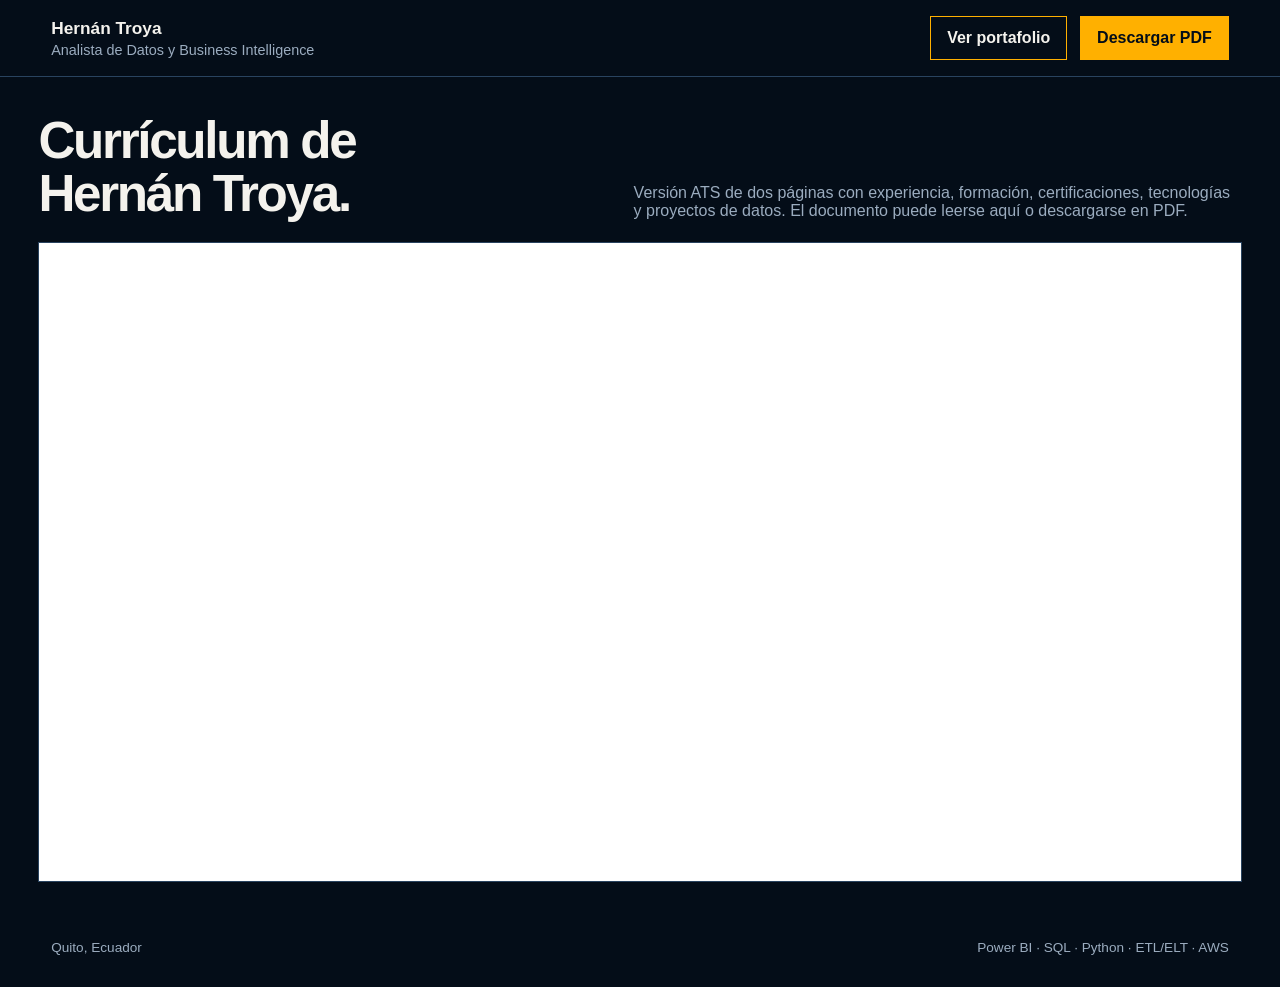
<file: portfolio-site/cv.html>
<!doctype html>
<html lang="es">
  <head>
    <meta charset="utf-8" />
    <meta name="viewport" content="width=device-width, initial-scale=1" />
    <meta name="description" content="Currículum ATS de Hernán Troya para posiciones de Analista de Datos y Business Intelligence." />
    <meta property="og:type" content="website" />
    <meta property="og:title" content="CV | Hernán Troya — Analista de Datos y BI" />
    <meta property="og:description" content="Experiencia en Power BI, SQL, ETL/ELT, modelado dimensional, Python y arquitectura de soluciones." />
    <meta property="og:url" content="https://htroya.github.io/telecom-customer-360/cv.html" />
    <meta property="og:locale" content="es_EC" />
    <meta property="og:site_name" content="Hernán Troya | Datos y BI" />
    <meta property="og:image" content="https://htroya.github.io/telecom-customer-360/portfolio-preview.png" />
    <meta property="og:image:secure_url" content="https://htroya.github.io/telecom-customer-360/portfolio-preview.png" />
    <meta property="og:image:type" content="image/png" />
    <meta property="og:image:width" content="1200" />
    <meta property="og:image:height" content="627" />
    <meta property="og:image:alt" content="Currículum de Hernán Troya, Analista de Datos y BI" />
    <meta name="twitter:card" content="summary_large_image" />
    <meta name="twitter:title" content="CV | Hernán Troya — Analista de Datos y BI" />
    <meta name="twitter:description" content="Experiencia en Power BI, SQL, ETL/ELT, modelado dimensional, Python y arquitectura de soluciones." />
    <meta name="twitter:image" content="https://htroya.github.io/telecom-customer-360/portfolio-preview.png" />
    <link rel="canonical" href="https://htroya.github.io/telecom-customer-360/cv.html" />
    <title>CV | Hernán Troya — Analista de Datos y BI</title>
    <style>
      :root { color-scheme: dark; --bg:#040d18; --panel:#081729; --line:#29435f; --text:#f4f2ed; --muted:#9bacbf; --accent:#ffb000; }
      * { box-sizing: border-box; }
      body { margin:0; min-height:100vh; background:var(--bg); color:var(--text); font-family:"Segoe UI",Arial,sans-serif; }
      header { display:flex; align-items:center; justify-content:space-between; gap:2rem; min-height:76px; padding:1rem clamp(1.2rem,4vw,4rem); border-bottom:1px solid var(--line); }
      .identity { display:grid; gap:.15rem; }
      .identity strong { font-size:1.08rem; }
      .identity span { color:var(--muted); font-size:.9rem; }
      nav { display:flex; flex-wrap:wrap; gap:.8rem; }
      a { color:inherit; text-decoration:none; }
      .action { display:inline-flex; min-height:44px; align-items:center; padding:.55rem 1rem; border:1px solid var(--accent); font-weight:650; }
      .primary { background:var(--accent); color:var(--bg); }
      main { width:min(1500px,100%); margin:auto; padding:clamp(1rem,3vw,2.6rem); }
      .intro { display:grid; grid-template-columns:minmax(0,1fr) auto; gap:2rem; align-items:end; margin-bottom:1.4rem; }
      h1 { margin:0; max-width:16ch; font-size:clamp(2rem,4vw,4.8rem); line-height:1.02; letter-spacing:-.045em; }
      .intro p { max-width:38rem; margin:0; color:var(--muted); }
      .viewer { height:calc(100vh - 260px); min-height:620px; overflow:hidden; border:1px solid var(--line); background:var(--panel); }
      iframe { width:100%; height:100%; border:0; background:white; }
      footer { display:flex; justify-content:space-between; gap:1rem; padding:1.2rem clamp(1.2rem,4vw,4rem) 2rem; color:var(--muted); font-size:.85rem; }
      @media (max-width:760px) {
        header,.intro,footer { align-items:flex-start; flex-direction:column; }
        .intro { grid-template-columns:1fr; }
        .viewer { min-height:70vh; height:70vh; }
      }
    </style>
  </head>
  <body>
    <header>
      <a class="identity" href="./"><strong>Hernán Troya</strong><span>Analista de Datos y Business Intelligence</span></a>
      <nav aria-label="Acciones del currículum">
        <a class="action" href="./">Ver portafolio</a>
        <a class="action primary" href="CV_Hernan_Troya_Analista_Datos_ATS_2026.pdf" download>Descargar PDF</a>
      </nav>
    </header>
    <main>
      <section class="intro" aria-labelledby="cv-title">
        <h1 id="cv-title">Currículum de Hernán Troya.</h1>
        <p>Versión ATS de dos páginas con experiencia, formación, certificaciones, tecnologías y proyectos de datos. El documento puede leerse aquí o descargarse en PDF.</p>
      </section>
      <section class="viewer" aria-label="Visor del currículum">
        <iframe src="CV_Hernan_Troya_Analista_Datos_ATS_2026.pdf#view=FitH" title="Currículum ATS de Hernán Troya">
          <p><a href="CV_Hernan_Troya_Analista_Datos_ATS_2026.pdf">Abrir currículum en PDF</a></p>
        </iframe>
      </section>
    </main>
    <footer><span>Quito, Ecuador</span><span>Power BI · SQL · Python · ETL/ELT · AWS</span></footer>
  </body>
</html>
</file>
<file: portfolio-site/styles.css>
:root {
  color-scheme: dark;
  --ink: #040d18;
  --ink-deep: #020812;
  --surface: #081729;
  --surface-strong: #0c2138;
  --text: #f4f2ed;
  --muted: #91a3bc;
  --line: #29435f;
  --line-soft: rgba(90, 126, 163, 0.34);
  --accent: #ffb000;
  --accent-strong: #ffc443;
  --blue: #7aa2d5;
  --content: 1440px;
  --gutter: clamp(1.25rem, 4vw, 4.25rem);
  --space-1: 0.5rem;
  --space-2: 0.875rem;
  --space-3: 1.25rem;
  --space-4: 2rem;
  --space-5: 3.25rem;
  --space-6: 5rem;
  --space-7: 8rem;
  --radius: 4px;
  --sans: "Segoe UI", "Helvetica Neue", Arial, sans-serif;
  --serif: Georgia, "Times New Roman", serif;
}

* { box-sizing: border-box; }
html { scroll-behavior: smooth; scroll-padding-top: 5.5rem; }
body {
  margin: 0;
  background: var(--ink);
  color: var(--text);
  font-family: var(--sans);
  font-size: 16px;
  line-height: 1.6;
  text-rendering: optimizeLegibility;
}
a { color: inherit; text-decoration: none; }
button { font: inherit; }
svg { display: block; width: 100%; height: auto; }
.sr-only { position: absolute; width: 1px; height: 1px; padding: 0; margin: -1px; overflow: hidden; clip: rect(0,0,0,0); white-space: nowrap; border: 0; }
.skip-link { position: fixed; top: 0.75rem; left: 0.75rem; z-index: 200; transform: translateY(-150%); background: var(--accent); color: var(--ink); padding: 0.75rem 1rem; font-weight: 700; }
.skip-link:focus { transform: translateY(0); }
:focus-visible { outline: 2px solid var(--accent); outline-offset: 5px; }

.site-header {
  position: sticky;
  inset-block-start: 0;
  z-index: 100;
  height: 76px;
  display: flex;
  align-items: center;
  justify-content: space-between;
  padding-inline: var(--gutter);
  border-bottom: 1px solid transparent;
  background: rgba(4, 13, 24, 0.86);
  backdrop-filter: blur(16px);
  transition: border-color 180ms ease, background 180ms ease;
}
.site-header.is-scrolled { border-color: var(--line-soft); background: rgba(4, 13, 24, 0.96); }
.brand { font-size: 1.15rem; font-weight: 650; letter-spacing: -0.02em; }
.primary-nav { display: flex; gap: clamp(1.5rem, 3vw, 3.5rem); align-items: center; }
.primary-nav a { position: relative; color: var(--muted); font-size: 0.95rem; }
.primary-nav a::after { content: ""; position: absolute; left: 0; right: 100%; bottom: -0.75rem; height: 2px; background: var(--accent); transition: right 180ms ease; }
.primary-nav a:hover, .primary-nav a[aria-current="true"] { color: var(--text); }
.primary-nav a:hover::after, .primary-nav a[aria-current="true"]::after { right: 0; }
.nav-toggle { display: none; background: none; border: 0; color: var(--text); width: 44px; height: 44px; padding: 10px; }
.nav-toggle span:not(.sr-only) { display: block; height: 1px; margin-block: 8px; background: currentColor; }

.section-shell { width: min(100%, var(--content)); margin-inline: auto; padding-inline: var(--gutter); }
.hero { min-height: calc(100svh - 76px); display: grid; grid-template-columns: minmax(0, 0.9fr) minmax(560px, 1.1fr); gap: clamp(3rem, 6vw, 7rem); align-items: center; padding-block: var(--space-6); isolation: isolate; }
.hero-copy { position: relative; z-index: 2; min-width: 0; }
.hero h1 { max-width: 12ch; margin: 0; font-size: clamp(3.4rem, 5.3vw, 6.1rem); font-weight: 650; letter-spacing: -0.055em; line-height: 1.05; }
.hero h1 span { color: var(--accent); }
.hero-stack { max-width: 44rem; margin: var(--space-4) 0 0; color: var(--muted); font-size: clamp(1.05rem, 1.4vw, 1.35rem); line-height: 1.8; }
.hero-stack i { display: inline-block; width: 4px; height: 4px; margin: 0 0.5rem 0.25rem; border-radius: 50%; background: var(--accent); }
.hero-summary { max-width: 41rem; margin: var(--space-4) 0 0; padding-left: 1.4rem; border-left: 2px solid var(--accent); color: var(--muted); }
.hero-actions { display: flex; flex-wrap: wrap; gap: 1rem; margin-top: var(--space-4); }
.button { min-height: 54px; display: inline-flex; align-items: center; justify-content: space-between; gap: 2.5rem; padding: 0.8rem 1.4rem; border: 1px solid var(--accent); font-weight: 650; transition: background 160ms ease, color 160ms ease, transform 160ms ease; }
.button:hover { transform: translateY(-2px); }
.button-primary { background: var(--accent); color: var(--ink); }
.button-primary:hover { background: var(--accent-strong); }
.button-secondary { background: var(--ink); color: var(--accent-strong); }
.button-secondary:hover { background: rgba(255, 176, 0, 0.08); }

.hero-architecture { position: relative; z-index: 1; min-width: 0; margin: 0; }
.hero-architecture svg { overflow: visible; }
.hero-architecture rect, .hero-architecture path { fill: none; stroke: var(--line); stroke-width: 1.35; }
.hero-architecture text { fill: var(--muted); font-family: var(--sans); font-size: 12px; letter-spacing: 0.045em; }
.hero-architecture .diagram-node text { fill: var(--text); text-anchor: middle; letter-spacing: 0; }
.hero-architecture .diagram-node .sub { fill: var(--muted); font-size: 10px; }
.hero-architecture .diagram-node.active rect { stroke: var(--accent); stroke-width: 1.8; }
.hero-architecture .diagram-stage > text, .governance > text { fill: var(--blue); font-size: 10px; }
.hero-architecture .diagram-flow path { stroke: var(--blue); stroke-dasharray: 4 4; }
.hero-architecture .arrow-head { fill: var(--blue); stroke: none; }
.hero-architecture figcaption { margin-top: 1rem; color: var(--muted); font-size: 0.85rem; }

.project-intro { display: grid; grid-template-columns: 1.15fr 0.85fr; gap: var(--space-6); align-items: end; padding-block: var(--space-7); border-top: 1px solid var(--line-soft); }
.section-number { display: block; margin-bottom: var(--space-3); color: var(--accent); font-size: 0.78rem; letter-spacing: 0.18em; font-weight: 700; }
.project-intro h2, .section-heading h2, .capabilities h2 { max-width: 15ch; margin: 0; font-size: clamp(2.6rem, 4.3vw, 5.2rem); line-height: 1.08; letter-spacing: -0.04em; }
.project-intro p { max-width: 38rem; margin: 0; padding-left: 2.5rem; border-left: 1px solid var(--line); color: var(--muted); font-size: 1.1rem; }

.projects { border-top: 1px solid var(--line-soft); }
.project { width: min(100%, var(--content)); min-height: 760px; margin-inline: auto; padding: var(--space-6) var(--gutter); display: grid; grid-template-columns: 190px minmax(300px, 0.72fr) minmax(480px, 1.28fr); gap: clamp(2rem, 4vw, 5rem); align-items: start; border-bottom: 1px solid var(--line-soft); }
.project:nth-child(even) { background: linear-gradient(90deg, transparent, rgba(12, 33, 56, 0.22), transparent); }
.project-index { position: sticky; top: 110px; display: grid; gap: 0.4rem; padding-top: 0.4rem; color: var(--muted); }
.project-index span:first-child { color: var(--accent); font-size: 2.9rem; line-height: 1; font-weight: 300; }
.project-index span:last-child { font-size: 0.82rem; text-transform: uppercase; letter-spacing: 0.1em; }
.project-copy h3 { margin: 0; font-size: clamp(2rem, 3vw, 3.5rem); line-height: 1.08; letter-spacing: -0.035em; }
.project-tech { margin: 1rem 0 var(--space-4); color: var(--blue); }
.project-copy dl { margin: 0; }
.project-copy dl div { padding-block: 1.15rem; border-top: 1px solid var(--line-soft); }
.project-copy dt { margin-bottom: 0.35rem; color: var(--accent); font-size: 0.72rem; font-weight: 700; text-transform: uppercase; letter-spacing: 0.12em; }
.project-copy dd { margin: 0; color: var(--muted); }
.project-links { display: grid; margin-top: var(--space-4); border-block: 1px solid var(--line-soft); }
.project-links a, .project-links button { display: flex; align-items: center; justify-content: space-between; min-height: 54px; padding: 0; border: 0; border-bottom: 1px solid var(--line-soft); background: none; color: var(--text); cursor: pointer; text-align: left; }
.project-links > :last-child { border-bottom: 0; }
.project-links a:hover, .project-links button:hover { color: var(--accent-strong); }
.technical-detail { padding: 1rem 0; color: var(--muted); border-bottom: 1px solid var(--line-soft); }
.technical-detail p { margin: 0; }

.project-visual { position: sticky; top: 110px; min-height: 500px; margin: 0; padding: clamp(1.5rem, 3vw, 3rem); border: 1px solid var(--line); background: var(--ink-deep); }
.visual-label { margin-bottom: var(--space-5); color: var(--blue); font-size: 0.72rem; font-weight: 700; letter-spacing: 0.16em; }
.visual-footer { position: absolute; left: 0; right: 0; bottom: 0; display: grid; grid-template-columns: repeat(3, 1fr); border-top: 1px solid var(--line); }
.visual-footer span { padding: 0.9rem; color: var(--muted); font-size: 0.72rem; text-align: center; border-right: 1px solid var(--line); }
.visual-footer span:last-child { border-right: 0; }
.star-grid { min-height: 330px; display: grid; grid-template-columns: repeat(3, minmax(90px, 1fr)); grid-template-rows: repeat(3, 1fr); gap: 1rem; place-items: center; background-image: linear-gradient(var(--line-soft) 1px, transparent 1px), linear-gradient(90deg, var(--line-soft) 1px, transparent 1px); background-size: 50% 50%; background-position: center; background-repeat: no-repeat; }
.node { width: 100%; min-height: 50px; display: grid; place-items: center; padding: 0.5rem; border: 1px solid var(--line); color: var(--muted); font-size: 0.74rem; text-align: center; background: var(--ink-deep); }
.node.fact { min-height: 82px; border-color: var(--accent); color: var(--text); }
.pipeline { min-height: 320px; display: grid; grid-template-columns: repeat(5, 1fr); align-items: center; gap: 0; padding: 0; margin: 0; list-style: none; }
.pipeline li { position: relative; min-height: 145px; display: flex; flex-direction: column; align-items: center; justify-content: center; gap: 0.3rem; padding: 0.75rem; border: 1px solid var(--line); text-align: center; }
.pipeline li:not(:last-child)::after { content: ""; position: absolute; top: 50%; left: 100%; width: 100%; height: 1px; background: var(--accent); z-index: 2; }
.pipeline span { color: var(--accent); font-size: 0.7rem; }
.pipeline strong { font-size: 0.82rem; }
.pipeline small { color: var(--muted); }
.model-flow { min-height: 230px; display: flex; align-items: center; justify-content: space-between; }
.model-flow > div { width: 118px; min-height: 96px; display: flex; flex-direction: column; justify-content: center; padding: 0.9rem; border: 1px solid var(--line); text-align: center; }
.model-flow > div.active { border-color: var(--accent); }
.model-flow span { color: var(--text); font-weight: 650; }
.model-flow small { color: var(--muted); }
.model-flow i { flex: 1; height: 1px; background: var(--line); }
.metric-axis { display: grid; grid-template-columns: repeat(4, 1fr); margin-top: var(--space-3); border-block: 1px solid var(--line); }
.metric-axis span { padding: 1rem 0.5rem; color: var(--blue); font-size: 0.74rem; text-align: center; border-right: 1px solid var(--line); }
.metric-axis span:last-child { border-right: 0; }
.cloud-boundary { min-height: 338px; padding: 1.5rem; border: 1px dashed var(--line); }
.cloud-flow { display: flex; align-items: center; min-height: 190px; }
.cloud-flow > span { width: 126px; min-height: 88px; display: grid; place-content: center; border: 1px solid var(--line); text-align: center; }
.cloud-flow > span:first-child, .cloud-flow > span:nth-of-type(3) { border-color: #7d9e56; }
.cloud-flow small { color: var(--muted); }
.cloud-flow i { flex: 1; height: 1px; background: var(--accent); }
.cloud-controls { display: grid; grid-template-columns: repeat(4, 1fr); border-top: 1px solid var(--line); }
.cloud-controls span { padding-top: 1rem; color: var(--muted); font-size: 0.74rem; text-align: center; }

.experience { padding-block: var(--space-7); }
.section-heading { display: grid; grid-template-columns: minmax(0, 1.2fr) minmax(300px, 0.8fr); column-gap: var(--space-6); align-items: end; }
.section-heading .section-number { grid-column: 1 / -1; }
.section-heading p { max-width: 38rem; margin: 0; color: var(--muted); font-size: 1.08rem; }
.experience-rail { position: relative; display: grid; grid-template-columns: repeat(4, 1fr); margin-top: var(--space-6); border-top: 1px solid var(--line); }
.experience-rail article { position: relative; padding: var(--space-4) var(--space-4) 0 0; }
.rail-dot { position: absolute; top: -8px; left: 0; width: 15px; height: 15px; border: 2px solid var(--blue); border-radius: 50%; background: var(--ink); transition: border-color 160ms ease, background 160ms ease; }
.experience-rail article:hover .rail-dot { border-color: var(--accent); background: var(--accent); }
.experience-rail h3 { max-width: 16ch; font-family: var(--serif); font-size: 1.45rem; line-height: 1.15; }
.experience-rail p { color: var(--muted); }

.capabilities { display: grid; grid-template-columns: 0.75fr 1fr 0.85fr; gap: clamp(2rem, 4vw, 5rem); padding-block: var(--space-7); border-top: 1px solid var(--line-soft); }
.capabilities h2 { font-family: var(--serif); font-weight: 400; font-size: clamp(2.7rem, 4vw, 4.6rem); }
.capability-list { border-top: 1px solid var(--line); }
.capability-list div { display: grid; grid-template-columns: 0.65fr 1.35fr; gap: 1rem; padding: 1.1rem 0; border-bottom: 1px solid var(--line); }
.capability-list strong { color: var(--text); }
.capability-list span { color: var(--muted); font-size: 0.9rem; }
.education h3 { margin: 0 0 1.25rem; color: var(--accent); font-size: 0.76rem; text-transform: uppercase; letter-spacing: 0.15em; }
.education ul { padding: 0; margin: 0; list-style: none; border-top: 1px solid var(--line); }
.education li { padding: 1.05rem 0; color: var(--muted); border-bottom: 1px solid var(--line); }
.education li span { display: block; margin-top: 0.25rem; color: var(--blue); font-size: 0.78rem; }

.contact { padding-block: var(--space-7); border-top: 1px solid var(--line-soft); text-align: center; }
.contact h2 { margin: 0; font-family: var(--serif); font-size: clamp(3.4rem, 6vw, 7rem); font-weight: 400; letter-spacing: -0.045em; }
.contact h2::after { content: ""; display: block; width: 56px; height: 2px; margin: 1.7rem auto 2.5rem; background: var(--accent); }
.contact-links { display: grid; grid-template-columns: repeat(4, 1fr); max-width: 920px; margin-inline: auto; border-block: 1px solid var(--line); }
.contact-links a { display: flex; justify-content: space-between; align-items: center; min-height: 82px; padding: 0 1.4rem; border-right: 1px solid var(--line); color: var(--muted); transition: color 160ms ease, background 160ms ease; }
.contact-links a:last-child { border-right: 0; }
.contact-links a:hover { color: var(--accent-strong); background: rgba(255, 176, 0, 0.04); }
.site-footer { width: min(100%, var(--content)); margin-inline: auto; display: flex; justify-content: space-between; align-items: center; padding: 1.5rem var(--gutter); border-top: 1px solid var(--line-soft); color: var(--muted); font-size: 0.84rem; }
.site-footer p { margin: 0; }
.site-footer a:hover { color: var(--accent); }

.reveal { animation: reveal 700ms cubic-bezier(.2,.7,.2,1) both; }
.hero-architecture.reveal { animation-delay: 100ms; }
@keyframes reveal { from { opacity: 0; transform: translateY(18px); } to { opacity: 1; transform: translateY(0); } }

@media (max-width: 1180px) {
  .hero { grid-template-columns: 1fr; padding-top: var(--space-5); }
  .hero h1 { max-width: 15ch; }
  .hero-architecture { max-width: 900px; }
  .project { grid-template-columns: 120px minmax(280px, 0.8fr) minmax(400px, 1.2fr); }
  .capabilities { grid-template-columns: 0.8fr 1.2fr; }
  .education { grid-column: 2; }
}

@media (max-width: 900px) {
  .site-header { height: 68px; }
  .nav-toggle { display: block; }
  .primary-nav { position: absolute; top: 68px; left: 0; right: 0; display: none; flex-direction: column; align-items: stretch; gap: 0; padding: 0.75rem var(--gutter) 1.25rem; border-bottom: 1px solid var(--line); background: var(--ink); }
  .primary-nav.is-open { display: flex; }
  .primary-nav a { min-height: 48px; display: flex; align-items: center; }
  .primary-nav a::after { bottom: 0.25rem; }
  .hero { min-height: auto; grid-template-columns: 1fr; grid-template-areas: "hero-copy" "hero-diagram"; gap: var(--space-5); padding-block: var(--space-5); }
  .hero-copy { grid-area: hero-copy; }
  .hero-architecture { display: none; grid-area: hero-diagram; }
  .hero h1 { font-size: clamp(3rem, 9vw, 5.2rem); }
  .project-intro, .section-heading { grid-template-columns: 1fr; gap: var(--space-4); }
  .project-intro p { padding: 0; border-left: 0; }
  .project { min-height: auto; grid-template-columns: 90px 1fr; }
  .project-index { position: static; }
  .project-visual { position: static; grid-column: 1 / -1; min-height: 480px; }
  .experience-rail { grid-template-columns: repeat(2, 1fr); row-gap: var(--space-4); }
  .capabilities { grid-template-columns: 1fr; }
  .education { grid-column: auto; }
  .contact-links { grid-template-columns: repeat(2, 1fr); }
  .contact-links a:nth-child(2) { border-right: 0; }
  .contact-links a:nth-child(-n+2) { border-bottom: 1px solid var(--line); }
}

@media (max-width: 620px) {
  :root { --gutter: 1.1rem; --space-7: 5rem; }
  .hero h1 { font-size: clamp(2.75rem, 14vw, 4rem); }
  .hero-actions { display: grid; }
  .button { width: 100%; }
  .hero-copy { padding-bottom: 1.5rem; background: var(--ink); }
  .project-intro { padding-block: var(--space-6); }
  .project { display: block; padding-block: var(--space-5); }
  .project-index { display: flex; align-items: baseline; gap: 1rem; margin-bottom: var(--space-4); }
  .project-index span:first-child { font-size: 2.2rem; }
  .project-visual { margin-top: var(--space-4); min-height: 440px; overflow-x: auto; }
  .star-grid, .pipeline, .model-flow, .cloud-boundary { min-width: 610px; }
  .experience-rail { grid-template-columns: 1fr; border-top: 0; }
  .experience-rail article { padding-left: 1.5rem; border-left: 1px solid var(--line); }
  .rail-dot { top: 2.2rem; left: -8px; }
  .capability-list div { grid-template-columns: 1fr; gap: 0.35rem; }
  .contact-links { grid-template-columns: 1fr; }
  .contact-links a { border-right: 0; border-bottom: 1px solid var(--line); }
  .contact-links a:last-child { border-bottom: 0; }
  .site-footer { flex-direction: column; align-items: flex-start; gap: 0.75rem; }
}

@media (prefers-reduced-motion: reduce) {
  *, *::before, *::after { scroll-behavior: auto !important; animation-duration: 0.01ms !important; animation-iteration-count: 1 !important; transition-duration: 0.01ms !important; }
}

@media print {
  .site-header, .hero-actions, .project-links button, .contact { display: none; }
  body { background: #fff; color: #111; }
  .project, .experience, .capabilities { break-inside: avoid; }
}
</file>
